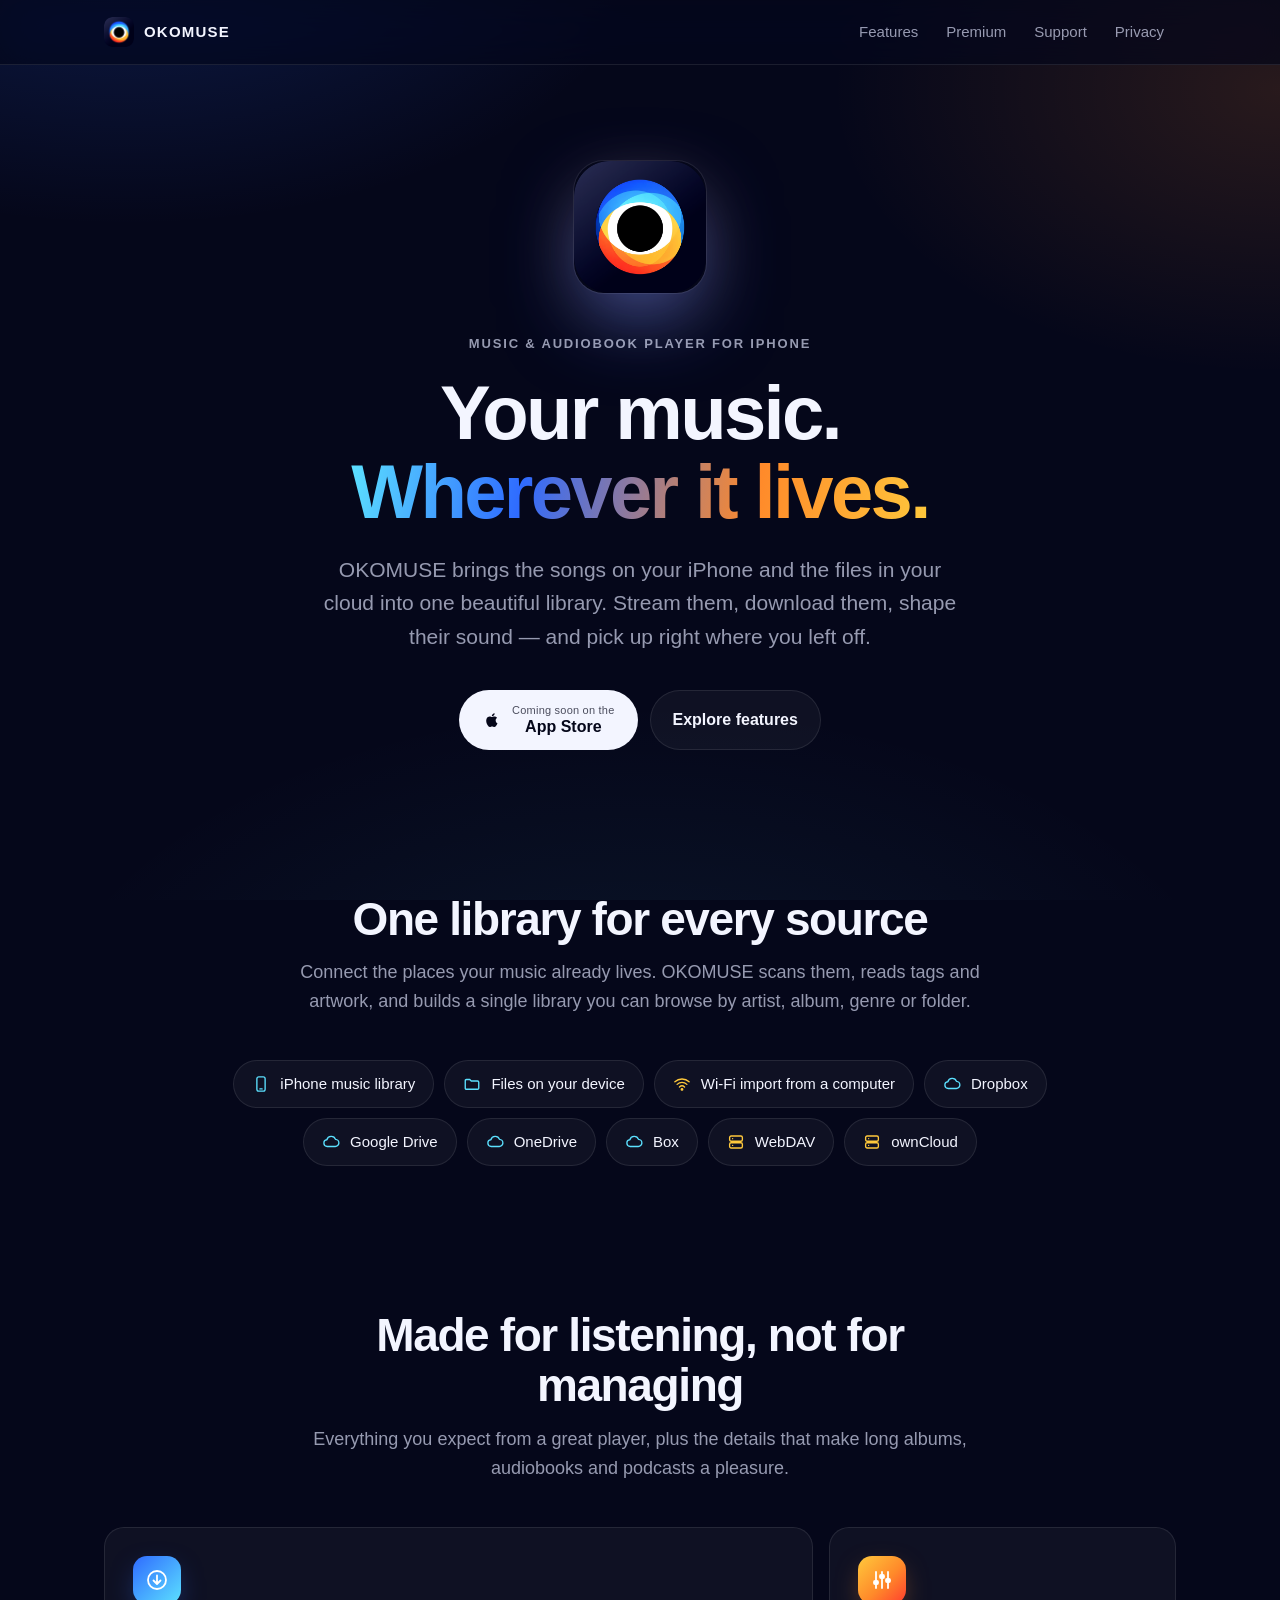
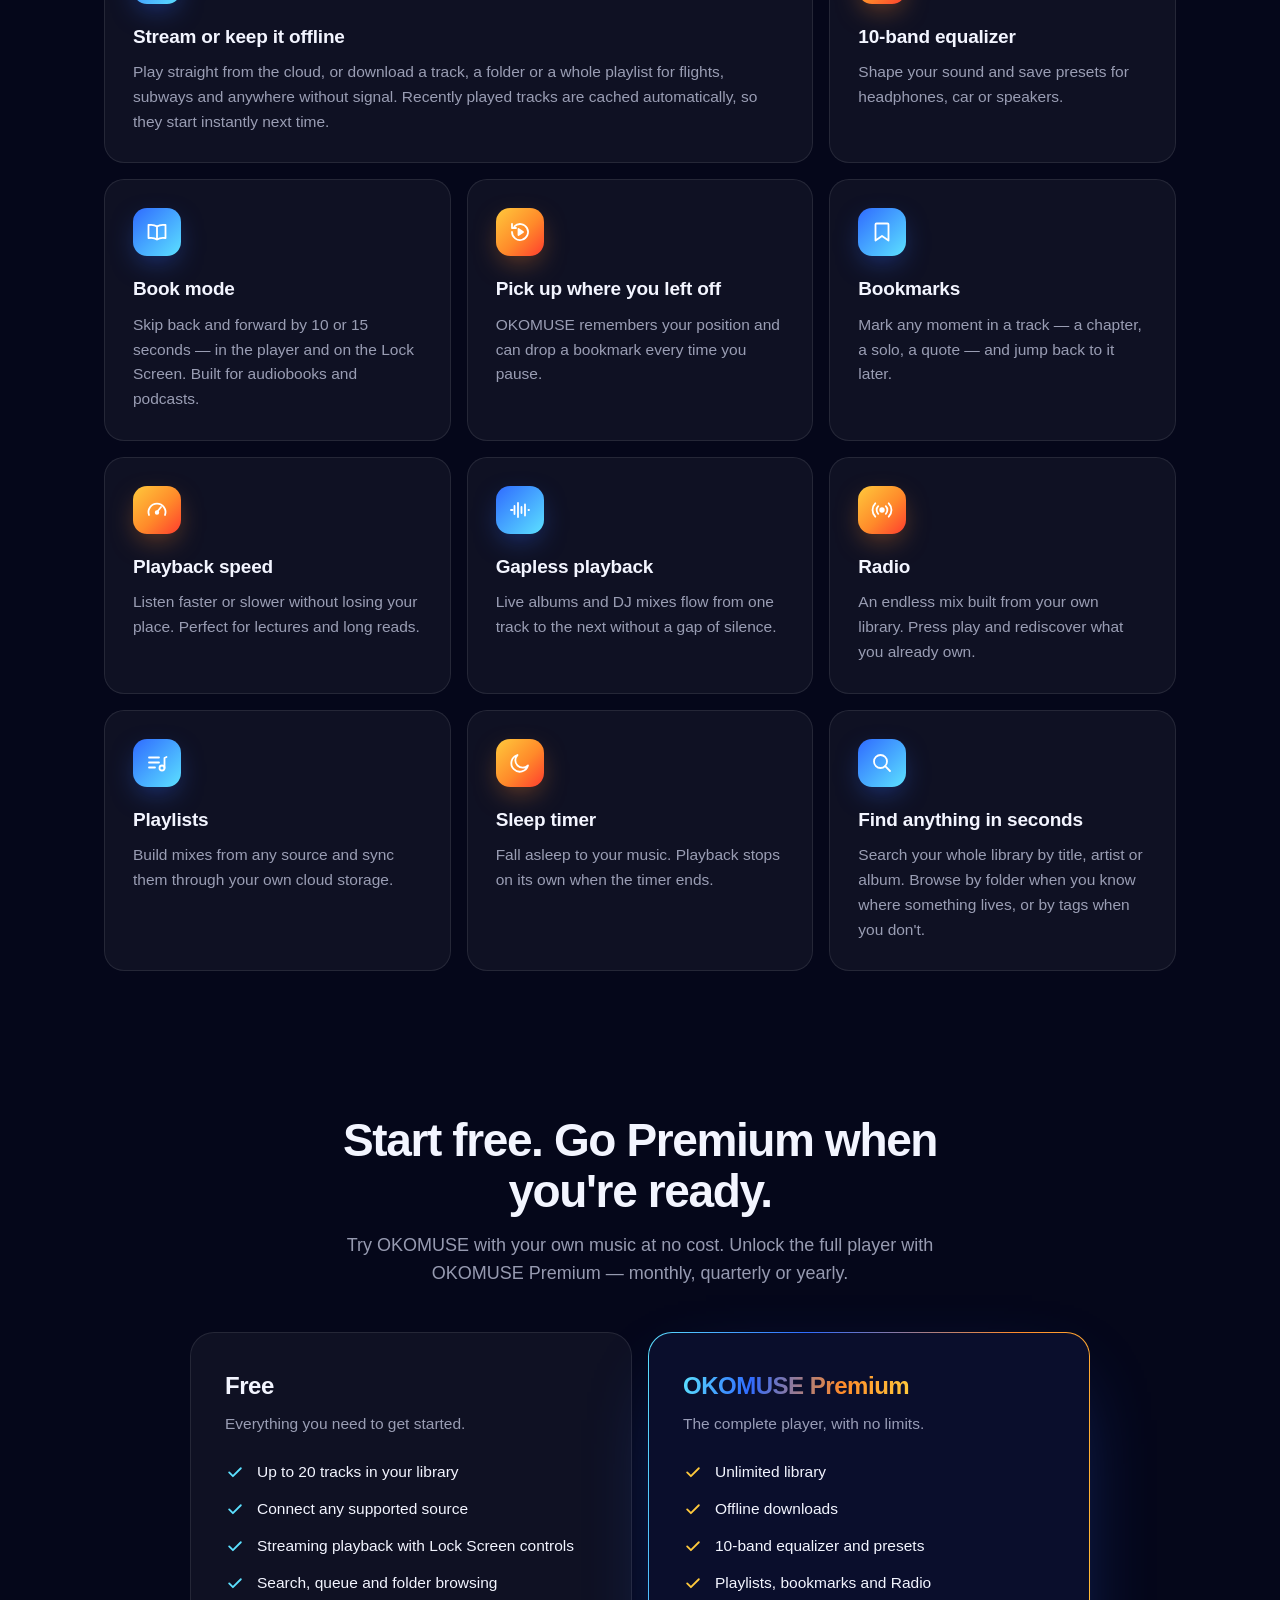
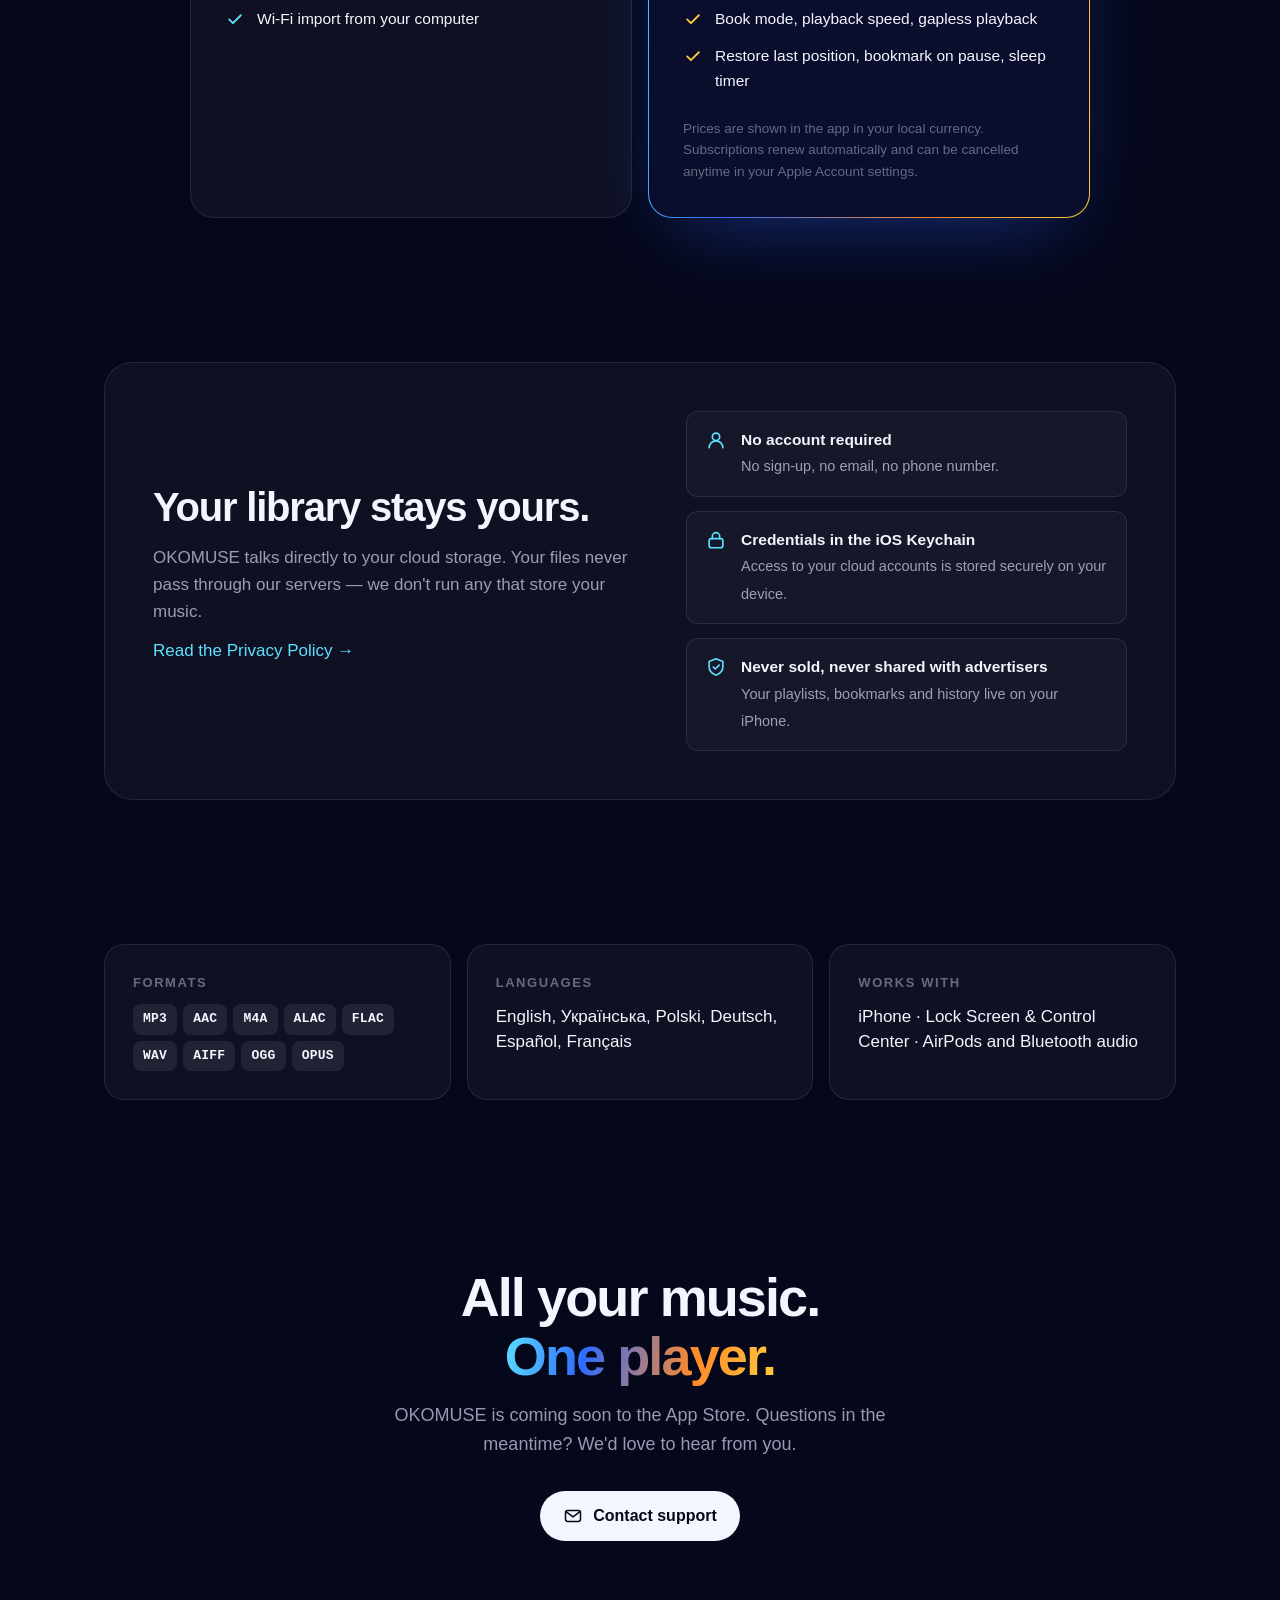
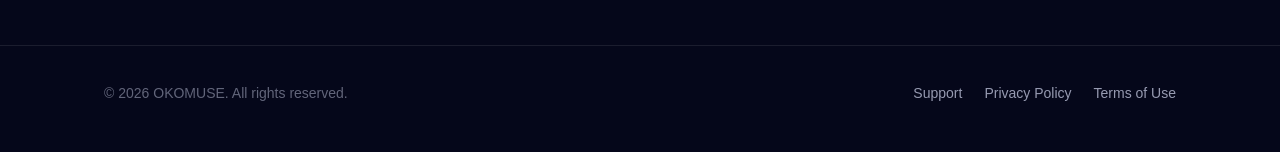
<file: index.html>
<!doctype html>
<html lang="en">
<head>
<script>document.documentElement.className+=" js"</script>
<meta charset="utf-8">
<meta name="viewport" content="width=device-width, initial-scale=1, viewport-fit=cover">
<title>OKOMUSE — Your music, wherever it lives</title>
<meta name="description" content="OKOMUSE is a music and audiobook player for iPhone. Play your own files from your device, Dropbox, Google Drive, OneDrive, Box and WebDAV — with offline downloads, a 10-band equalizer, playlists and more.">
<meta name="theme-color" content="#05071a">
<link rel="canonical" href="https://okomuse.site/">
<link rel="icon" type="image/png" href="assets/favicon.png">
<link rel="apple-touch-icon" href="assets/apple-touch-icon.png">
<meta property="og:type" content="website">
<meta property="og:site_name" content="OKOMUSE">
<meta property="og:title" content="OKOMUSE — Your music, wherever it lives">
<meta property="og:description" content="One player for the music on your iPhone and in your cloud. Stream or download, shape the sound, pick up where you left off.">
<meta property="og:url" content="https://okomuse.site/">
<meta property="og:image" content="https://okomuse.site/assets/icon-512.png">
<meta name="twitter:card" content="summary">
<link rel="stylesheet" href="assets/site.css">
<script type="application/ld+json">
{
  "@context": "https://schema.org",
  "@type": "MobileApplication",
  "name": "OKOMUSE",
  "operatingSystem": "iOS",
  "applicationCategory": "MusicApplication",
  "url": "https://okomuse.site/",
  "image": "https://okomuse.site/assets/icon-512.png",
  "description": "A music and audiobook player for the files on your iPhone and in your cloud storage."
}
</script>
</head>
<body>
<div class="glow" aria-hidden="true"></div>

<svg width="0" height="0" style="position:absolute" aria-hidden="true">
  <defs>
    <symbol id="i-cloud" viewBox="0 0 24 24" fill="none" stroke="currentColor" stroke-width="1.8" stroke-linecap="round" stroke-linejoin="round"><path d="M7 18a4.5 4.5 0 0 1-.5-8.97A6 6 0 0 1 18 8.5a4 4 0 0 1-.5 9.5H7z"/></symbol>
    <symbol id="i-folder" viewBox="0 0 24 24" fill="none" stroke="currentColor" stroke-width="1.8" stroke-linecap="round" stroke-linejoin="round"><path d="M3 7.5A1.5 1.5 0 0 1 4.5 6H9l2 2h8.5A1.5 1.5 0 0 1 21 9.5v8a1.5 1.5 0 0 1-1.5 1.5h-15A1.5 1.5 0 0 1 3 17.5z"/></symbol>
    <symbol id="i-phone" viewBox="0 0 24 24" fill="none" stroke="currentColor" stroke-width="1.8" stroke-linecap="round" stroke-linejoin="round"><rect x="6.5" y="2.5" width="11" height="19" rx="2.5"/><path d="M10.5 18.5h3"/></symbol>
    <symbol id="i-wifi" viewBox="0 0 24 24" fill="none" stroke="currentColor" stroke-width="1.8" stroke-linecap="round" stroke-linejoin="round"><path d="M2.5 9a14 14 0 0 1 19 0M5.5 12.5a9.5 9.5 0 0 1 13 0M8.6 16a5 5 0 0 1 6.8 0"/><circle cx="12" cy="19.2" r="1" fill="currentColor"/></symbol>
    <symbol id="i-server" viewBox="0 0 24 24" fill="none" stroke="currentColor" stroke-width="1.8" stroke-linecap="round" stroke-linejoin="round"><rect x="3.5" y="4" width="17" height="7" rx="2"/><rect x="3.5" y="13" width="17" height="7" rx="2"/><path d="M7.5 7.5h.01M7.5 16.5h.01"/></symbol>
    <symbol id="i-download" viewBox="0 0 24 24" fill="none" stroke="currentColor" stroke-width="1.8" stroke-linecap="round" stroke-linejoin="round"><circle cx="12" cy="12" r="9"/><path d="M12 7.5v8M8.5 12.5 12 16l3.5-3.5"/></symbol>
    <symbol id="i-eq" viewBox="0 0 24 24" fill="none" stroke="currentColor" stroke-width="1.8" stroke-linecap="round" stroke-linejoin="round"><path d="M6 4v16M12 4v16M18 4v16"/><rect x="4" y="13" width="4" height="3" rx="1" fill="currentColor"/><rect x="10" y="7" width="4" height="3" rx="1" fill="currentColor"/><rect x="16" y="11" width="4" height="3" rx="1" fill="currentColor"/></symbol>
    <symbol id="i-book" viewBox="0 0 24 24" fill="none" stroke="currentColor" stroke-width="1.8" stroke-linecap="round" stroke-linejoin="round"><path d="M12 6.5C10 5 7 4.5 3.5 5v13c3.5-.5 6.5 0 8.5 1.5 2-1.5 5-2 8.5-1.5V5C17 4.5 14 5 12 6.5zM12 6.5v13"/></symbol>
    <symbol id="i-gauge" viewBox="0 0 24 24" fill="none" stroke="currentColor" stroke-width="1.8" stroke-linecap="round" stroke-linejoin="round"><path d="M4 17a8.5 8.5 0 1 1 16 0"/><path d="m12 14 4-5"/><circle cx="12" cy="14.5" r="1.3" fill="currentColor"/></symbol>
    <symbol id="i-wave" viewBox="0 0 24 24" fill="none" stroke="currentColor" stroke-width="1.8" stroke-linecap="round" stroke-linejoin="round"><path d="M3 12h1.5M6.5 8v8M10 5v14M13.5 9v6M17 6.5v11M20.5 12H21"/></symbol>
    <symbol id="i-radio" viewBox="0 0 24 24" fill="none" stroke="currentColor" stroke-width="1.8" stroke-linecap="round" stroke-linejoin="round"><circle cx="12" cy="12" r="1.8" fill="currentColor"/><path d="M8.2 8.2a5.4 5.4 0 0 0 0 7.6M15.8 8.2a5.4 5.4 0 0 1 0 7.6M5.3 5.3a9.5 9.5 0 0 0 0 13.4M18.7 5.3a9.5 9.5 0 0 1 0 13.4"/></symbol>
    <symbol id="i-moon" viewBox="0 0 24 24" fill="none" stroke="currentColor" stroke-width="1.8" stroke-linecap="round" stroke-linejoin="round"><path d="M20 14.5A8.5 8.5 0 1 1 9.5 4a7 7 0 0 0 10.5 10.5z"/></symbol>
    <symbol id="i-bookmark" viewBox="0 0 24 24" fill="none" stroke="currentColor" stroke-width="1.8" stroke-linecap="round" stroke-linejoin="round"><path d="M6.5 3.5h11a1 1 0 0 1 1 1v16l-6.5-4.5-6.5 4.5v-16a1 1 0 0 1 1-1z"/></symbol>
    <symbol id="i-list" viewBox="0 0 24 24" fill="none" stroke="currentColor" stroke-width="1.8" stroke-linecap="round" stroke-linejoin="round"><path d="M4 6.5h10M4 11.5h10M4 16.5h6"/><circle cx="17" cy="17" r="2.5"/><path d="M19.5 17V7l2-1"/></symbol>
    <symbol id="i-resume" viewBox="0 0 24 24" fill="none" stroke="currentColor" stroke-width="1.8" stroke-linecap="round" stroke-linejoin="round"><path d="M4 12a8 8 0 1 0 2.4-5.7"/><path d="M4 4v4h4"/><path d="m10.5 9 4.5 3-4.5 3z" fill="currentColor"/></symbol>
    <symbol id="i-search" viewBox="0 0 24 24" fill="none" stroke="currentColor" stroke-width="1.8" stroke-linecap="round" stroke-linejoin="round"><circle cx="10.5" cy="10.5" r="6.5"/><path d="m20 20-4.8-4.8"/></symbol>
    <symbol id="i-check" viewBox="0 0 24 24" fill="none" stroke="currentColor" stroke-width="2.2" stroke-linecap="round" stroke-linejoin="round"><path d="m5 12.5 4.5 4.5L19 7.5"/></symbol>
    <symbol id="i-lock" viewBox="0 0 24 24" fill="none" stroke="currentColor" stroke-width="1.8" stroke-linecap="round" stroke-linejoin="round"><rect x="4.5" y="10.5" width="15" height="10" rx="2.5"/><path d="M8 10.5V8a4 4 0 0 1 8 0v2.5"/></symbol>
    <symbol id="i-user" viewBox="0 0 24 24" fill="none" stroke="currentColor" stroke-width="1.8" stroke-linecap="round" stroke-linejoin="round"><circle cx="12" cy="8.5" r="4"/><path d="M4.5 20.5a7.5 7.5 0 0 1 15 0"/></symbol>
    <symbol id="i-shield" viewBox="0 0 24 24" fill="none" stroke="currentColor" stroke-width="1.8" stroke-linecap="round" stroke-linejoin="round"><path d="M12 3 4.5 6v5.5c0 4.5 3.2 8 7.5 9.5 4.3-1.5 7.5-5 7.5-9.5V6z"/><path d="m9 12 2.2 2.2L15.5 10"/></symbol>
    <symbol id="i-apple" viewBox="0 0 24 24" fill="currentColor"><path d="M16.37 12.6c-.02-2.1 1.72-3.12 1.8-3.17-.98-1.43-2.5-1.63-3.05-1.65-1.3-.13-2.53.76-3.19.76-.66 0-1.67-.74-2.75-.72-1.41.02-2.72.82-3.45 2.09-1.47 2.55-.38 6.33 1.06 8.4.7 1.01 1.54 2.15 2.63 2.11 1.06-.04 1.46-.68 2.73-.68 1.28 0 1.64.68 2.75.66 1.14-.02 1.86-1.03 2.55-2.05.8-1.17 1.13-2.31 1.15-2.37-.03-.01-2.2-.85-2.23-3.38zM14.3 6.43c.58-.71.98-1.69.87-2.68-.84.03-1.86.56-2.46 1.27-.54.62-1.01 1.62-.89 2.58.94.07 1.9-.48 2.48-1.17z"/></symbol>
    <symbol id="i-mail" viewBox="0 0 24 24" fill="none" stroke="currentColor" stroke-width="1.8" stroke-linecap="round" stroke-linejoin="round"><rect x="3" y="5.5" width="18" height="13" rx="2.5"/><path d="m4 7 8 6 8-6"/></symbol>
  </defs>
</svg>

<header class="site-header">
  <div class="wrap">
    <a class="brand" href="./"><img src="assets/favicon.png" alt="" width="30" height="30">OKOMUSE</a>
    <nav class="nav" aria-label="Main">
      <a class="hide-sm" href="#features">Features</a>
      <a class="hide-sm" href="#premium">Premium</a>
      <a href="support.html">Support</a>
      <a href="privacy.html">Privacy</a>
    </nav>
  </div>
</header>

<main>
  <section class="hero">
    <div class="wrap">
      <img class="hero-icon" src="assets/icon-512.png" alt="OKOMUSE app icon" width="132" height="132">
      <span class="eyebrow">Music &amp; audiobook player for iPhone</span>
      <h1>Your music.<br><span class="grad-text">Wherever it lives.</span></h1>
      <p class="lead">OKOMUSE brings the songs on your iPhone and the files in your cloud into one beautiful library. Stream them, download them, shape their sound — and pick up right where you left off.</p>
      <div class="cta">
        <span class="btn btn-primary btn-store" aria-label="Coming soon on the App Store">
          <svg><use href="#i-apple"/></svg>
          <span><small>Coming soon on the</small>App Store</span>
        </span>
        <a class="btn btn-ghost" href="#features">Explore features</a>
      </div>
    </div>
  </section>

  <section id="sources">
    <div class="wrap">
      <div class="section-head reveal">
        <h2>One library for every source</h2>
        <p>Connect the places your music already lives. OKOMUSE scans them, reads tags and artwork, and builds a single library you can browse by artist, album, genre or folder.</p>
      </div>
      <div class="chips reveal">
        <span class="chip"><svg><use href="#i-phone"/></svg>iPhone music library</span>
        <span class="chip"><svg><use href="#i-folder"/></svg>Files on your device</span>
        <span class="chip warm"><svg><use href="#i-wifi"/></svg>Wi-Fi import from a computer</span>
        <span class="chip"><svg><use href="#i-cloud"/></svg>Dropbox</span>
        <span class="chip"><svg><use href="#i-cloud"/></svg>Google Drive</span>
        <span class="chip"><svg><use href="#i-cloud"/></svg>OneDrive</span>
        <span class="chip"><svg><use href="#i-cloud"/></svg>Box</span>
        <span class="chip warm"><svg><use href="#i-server"/></svg>WebDAV</span>
        <span class="chip warm"><svg><use href="#i-server"/></svg>ownCloud</span>
      </div>
    </div>
  </section>

  <section id="features">
    <div class="wrap">
      <div class="section-head reveal">
        <h2>Made for listening, not for managing</h2>
        <p>Everything you expect from a great player, plus the details that make long albums, audiobooks and podcasts a pleasure.</p>
      </div>
      <div class="grid">
        <article class="card wide reveal">
          <div class="icon"><svg><use href="#i-download"/></svg></div>
          <h3>Stream or keep it offline</h3>
          <p>Play straight from the cloud, or download a track, a folder or a whole playlist for flights, subways and anywhere without signal. Recently played tracks are cached automatically, so they start instantly next time.</p>
        </article>
        <article class="card reveal">
          <div class="icon warm"><svg><use href="#i-eq"/></svg></div>
          <h3>10-band equalizer</h3>
          <p>Shape your sound and save presets for headphones, car or speakers.</p>
        </article>
        <article class="card reveal">
          <div class="icon"><svg><use href="#i-book"/></svg></div>
          <h3>Book mode</h3>
          <p>Skip back and forward by 10 or 15 seconds — in the player and on the Lock Screen. Built for audiobooks and podcasts.</p>
        </article>
        <article class="card reveal">
          <div class="icon warm"><svg><use href="#i-resume"/></svg></div>
          <h3>Pick up where you left off</h3>
          <p>OKOMUSE remembers your position and can drop a bookmark every time you pause.</p>
        </article>
        <article class="card reveal">
          <div class="icon"><svg><use href="#i-bookmark"/></svg></div>
          <h3>Bookmarks</h3>
          <p>Mark any moment in a track — a chapter, a solo, a quote — and jump back to it later.</p>
        </article>
        <article class="card reveal">
          <div class="icon warm"><svg><use href="#i-gauge"/></svg></div>
          <h3>Playback speed</h3>
          <p>Listen faster or slower without losing your place. Perfect for lectures and long reads.</p>
        </article>
        <article class="card reveal">
          <div class="icon"><svg><use href="#i-wave"/></svg></div>
          <h3>Gapless playback</h3>
          <p>Live albums and DJ mixes flow from one track to the next without a gap of silence.</p>
        </article>
        <article class="card reveal">
          <div class="icon warm"><svg><use href="#i-radio"/></svg></div>
          <h3>Radio</h3>
          <p>An endless mix built from your own library. Press play and rediscover what you already own.</p>
        </article>
        <article class="card reveal">
          <div class="icon"><svg><use href="#i-list"/></svg></div>
          <h3>Playlists</h3>
          <p>Build mixes from any source and sync them through your own cloud storage.</p>
        </article>
        <article class="card reveal">
          <div class="icon warm"><svg><use href="#i-moon"/></svg></div>
          <h3>Sleep timer</h3>
          <p>Fall asleep to your music. Playback stops on its own when the timer ends.</p>
        </article>
        <article class="card reveal">
          <div class="icon"><svg><use href="#i-search"/></svg></div>
          <h3>Find anything in seconds</h3>
          <p>Search your whole library by title, artist or album. Browse by folder when you know where something lives, or by tags when you don't.</p>
        </article>
      </div>
    </div>
  </section>

  <section id="premium">
    <div class="wrap">
      <div class="section-head reveal">
        <h2>Start free. Go Premium when you're ready.</h2>
        <p>Try OKOMUSE with your own music at no cost. Unlock the full player with OKOMUSE Premium — monthly, quarterly or yearly.</p>
      </div>
      <div class="plans">
        <div class="plan reveal">
          <h3>Free</h3>
          <p class="sub">Everything you need to get started.</p>
          <ul>
            <li><svg><use href="#i-check"/></svg>Up to 20 tracks in your library</li>
            <li><svg><use href="#i-check"/></svg>Connect any supported source</li>
            <li><svg><use href="#i-check"/></svg>Streaming playback with Lock Screen controls</li>
            <li><svg><use href="#i-check"/></svg>Search, queue and folder browsing</li>
            <li><svg><use href="#i-check"/></svg>Wi-Fi import from your computer</li>
          </ul>
        </div>
        <div class="plan premium reveal">
          <h3><span class="grad-text">OKOMUSE Premium</span></h3>
          <p class="sub">The complete player, with no limits.</p>
          <ul>
            <li><svg><use href="#i-check"/></svg>Unlimited library</li>
            <li><svg><use href="#i-check"/></svg>Offline downloads</li>
            <li><svg><use href="#i-check"/></svg>10-band equalizer and presets</li>
            <li><svg><use href="#i-check"/></svg>Playlists, bookmarks and Radio</li>
            <li><svg><use href="#i-check"/></svg>Book mode, playback speed, gapless playback</li>
            <li><svg><use href="#i-check"/></svg>Restore last position, bookmark on pause, sleep timer</li>
          </ul>
          <p class="note">Prices are shown in the app in your local currency. Subscriptions renew automatically and can be cancelled anytime in your Apple Account settings.</p>
        </div>
      </div>
    </div>
  </section>

  <section id="privacy">
    <div class="wrap">
      <div class="band reveal">
        <div>
          <h2>Your library stays yours.</h2>
          <p>OKOMUSE talks directly to your cloud storage. Your files never pass through our servers — we don't run any that store your music.</p>
          <p><a href="privacy.html">Read the Privacy Policy →</a></p>
        </div>
        <ul class="checks">
          <li><svg><use href="#i-user"/></svg><div><strong>No account required</strong><span>No sign-up, no email, no phone number.</span></div></li>
          <li><svg><use href="#i-lock"/></svg><div><strong>Credentials in the iOS Keychain</strong><span>Access to your cloud accounts is stored securely on your device.</span></div></li>
          <li><svg><use href="#i-shield"/></svg><div><strong>Never sold, never shared with advertisers</strong><span>Your playlists, bookmarks and history live on your iPhone.</span></div></li>
        </ul>
      </div>
    </div>
  </section>

  <section id="details">
    <div class="wrap">
      <div class="facts">
        <div class="fact reveal">
          <div class="k">Formats</div>
          <div class="tags"><span class="tag">MP3</span><span class="tag">AAC</span><span class="tag">M4A</span><span class="tag">ALAC</span><span class="tag">FLAC</span><span class="tag">WAV</span><span class="tag">AIFF</span><span class="tag">OGG</span><span class="tag">OPUS</span></div>
        </div>
        <div class="fact reveal">
          <div class="k">Languages</div>
          <div class="v">English, Українська, Polski, Deutsch, Español, Français</div>
        </div>
        <div class="fact reveal">
          <div class="k">Works with</div>
          <div class="v">iPhone · Lock Screen &amp; Control Center · AirPods and Bluetooth audio</div>
        </div>
      </div>
    </div>
  </section>

  <section class="final">
    <div class="wrap reveal">
      <h2>All your music.<br><span class="grad-text">One player.</span></h2>
      <p>OKOMUSE is coming soon to the App Store. Questions in the meantime? We'd love to hear from you.</p>
      <div class="cta">
        <a class="btn btn-primary" href="support.html"><svg><use href="#i-mail"/></svg>Contact support</a>
      </div>
    </div>
  </section>
</main>

<footer class="site-footer">
  <div class="wrap">
    <span>&copy; 2026 OKOMUSE. All rights reserved.</span>
    <nav aria-label="Footer">
      <a href="support.html">Support</a>
      <a href="privacy.html">Privacy Policy</a>
      <a href="terms.html">Terms of Use</a>
    </nav>
  </div>
</footer>

<script>
  (function () {
    var els = document.querySelectorAll('.reveal');
    if (!('IntersectionObserver' in window)) { els.forEach(function (e) { e.classList.add('in'); }); return; }
    var io = new IntersectionObserver(function (entries) {
      entries.forEach(function (e) { if (e.isIntersecting) { e.target.classList.add('in'); io.unobserve(e.target); } });
    }, { rootMargin: '0px 0px -8% 0px' });
    els.forEach(function (e) { io.observe(e); });
  })();
</script>
</body>
</html>
</file>
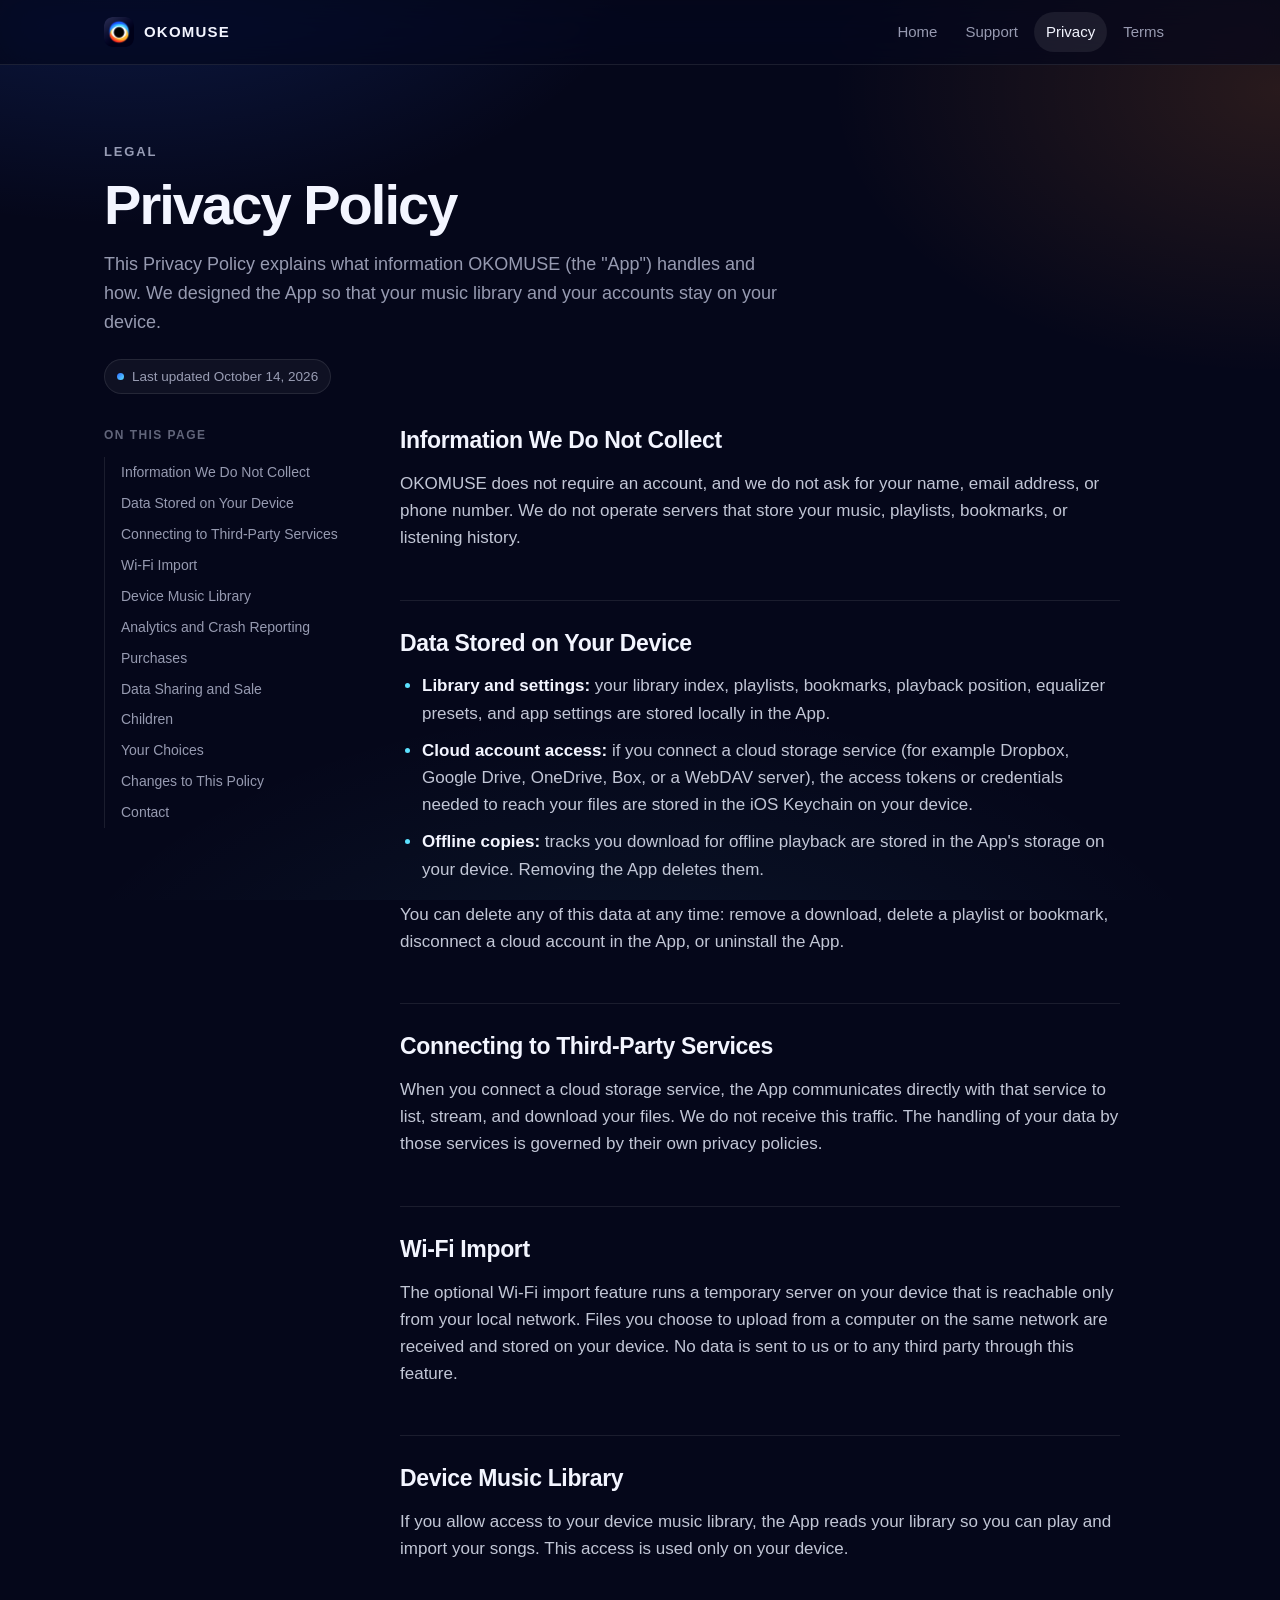
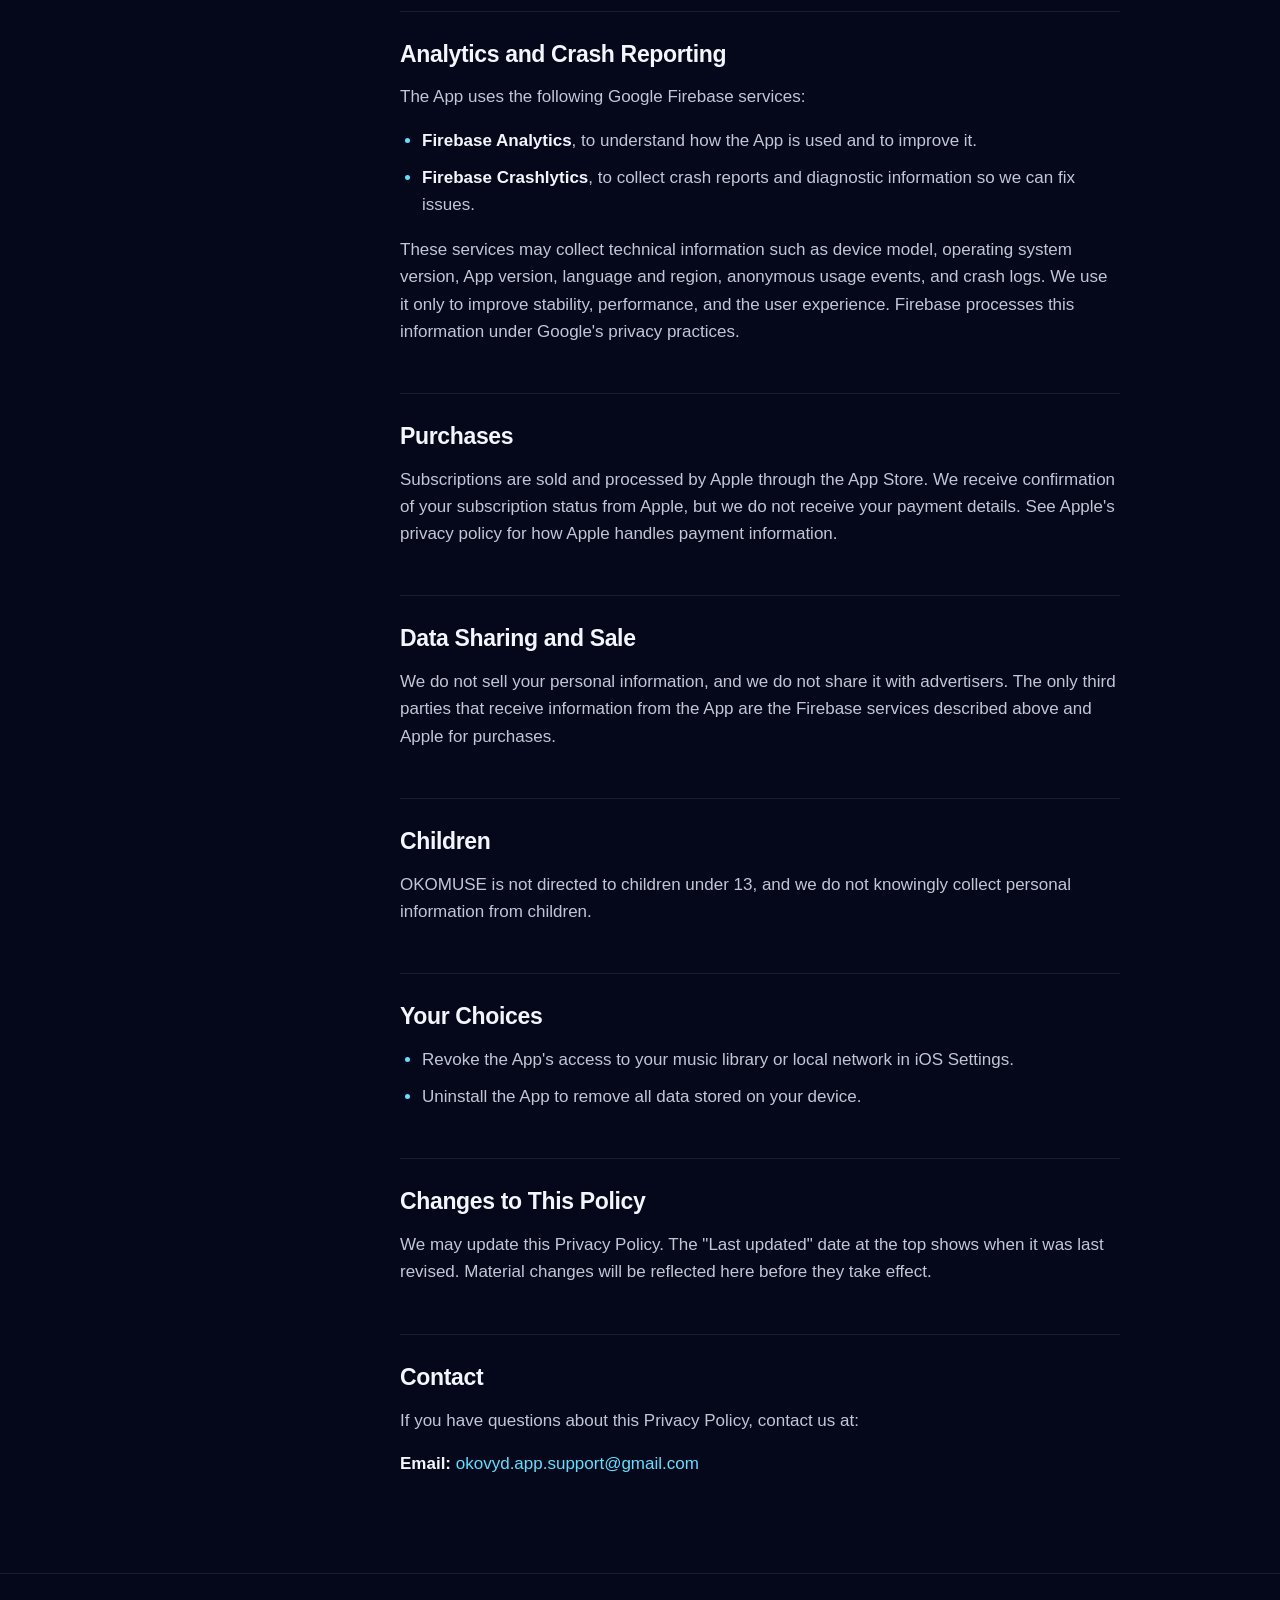
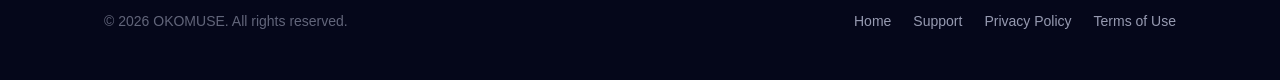
<file: privacy.html>
<!doctype html>
<html lang="en">
<head>
<meta charset="utf-8">
<meta name="viewport" content="width=device-width, initial-scale=1, viewport-fit=cover">
<title>Privacy Policy — OKOMUSE</title>
<meta name="description" content="How OKOMUSE handles your information: no account, your library on your device, cloud credentials in the iOS Keychain.">
<meta name="theme-color" content="#05071a">
<link rel="canonical" href="https://okomuse.site/privacy.html">
<link rel="icon" type="image/png" href="assets/favicon.png">
<link rel="apple-touch-icon" href="assets/apple-touch-icon.png">
<meta property="og:site_name" content="OKOMUSE">
<meta property="og:title" content="Privacy Policy — OKOMUSE">
<meta property="og:description" content="How OKOMUSE handles your information: no account, your library on your device, cloud credentials in the iOS Keychain.">
<meta property="og:image" content="https://okomuse.site/assets/icon-512.png">
<link rel="stylesheet" href="assets/site.css">
</head>
<body>
<div class="glow" aria-hidden="true"></div>

<header class="site-header">
  <div class="wrap">
    <a class="brand" href="./"><img src="assets/favicon.png" alt="" width="30" height="30">OKOMUSE</a>
    <nav class="nav" aria-label="Main">
      <a class="hide-sm" href="./">Home</a>
      <a href="support.html">Support</a>
      <a href="privacy.html" aria-current="page">Privacy</a>
      <a href="terms.html">Terms</a>
    </nav>
  </div>
</header>

<main>
  <section class="doc-hero">
    <div class="wrap">
      <span class="eyebrow">Legal</span>
      <h1>Privacy Policy</h1>
      <p class="lead">This Privacy Policy explains what information OKOMUSE (the "App") handles and how. We designed the App so that your music library and your accounts stay on your device.</p>
      <span class="updated">Last updated October 14, 2026</span>
    </div>
  </section>

  <div class="wrap doc-layout">
    <aside class="toc" aria-label="On this page">
      <div class="k">On this page</div>
      <nav>
        <ol>
          <li><a href="#information-we-do-not-collect">Information We Do Not Collect</a></li>
          <li><a href="#data-stored-on-your-device">Data Stored on Your Device</a></li>
          <li><a href="#connecting-to-third-party-services">Connecting to Third-Party Services</a></li>
          <li><a href="#wi-fi-import">Wi-Fi Import</a></li>
          <li><a href="#device-music-library">Device Music Library</a></li>
          <li><a href="#analytics-and-crash-reporting">Analytics and Crash Reporting</a></li>
          <li><a href="#purchases">Purchases</a></li>
          <li><a href="#data-sharing-and-sale">Data Sharing and Sale</a></li>
          <li><a href="#children">Children</a></li>
          <li><a href="#your-choices">Your Choices</a></li>
          <li><a href="#changes-to-this-policy">Changes to This Policy</a></li>
          <li><a href="#contact">Contact</a></li>
        </ol>
      </nav>
    </aside>
    <article class="prose">
      <h2 id="information-we-do-not-collect">Information We Do Not Collect</h2>

      <p>OKOMUSE does not require an account, and we do not ask for your name, email address, or phone number. We do not operate servers that store your music, playlists, bookmarks, or listening history.</p>

      <h2 id="data-stored-on-your-device">Data Stored on Your Device</h2>

      <ul>
        <li><strong>Library and settings:</strong> your library index, playlists, bookmarks, playback position, equalizer presets, and app settings are stored locally in the App.</li>
        <li><strong>Cloud account access:</strong> if you connect a cloud storage service (for example Dropbox, Google Drive, OneDrive, Box, or a WebDAV server), the access tokens or credentials needed to reach your files are stored in the iOS Keychain on your device.</li>
        <li><strong>Offline copies:</strong> tracks you download for offline playback are stored in the App's storage on your device. Removing the App deletes them.</li>
      </ul>

      <p>You can delete any of this data at any time: remove a download, delete a playlist or bookmark, disconnect a cloud account in the App, or uninstall the App.</p>

      <h2 id="connecting-to-third-party-services">Connecting to Third-Party Services</h2>

      <p>When you connect a cloud storage service, the App communicates directly with that service to list, stream, and download your files. We do not receive this traffic. The handling of your data by those services is governed by their own privacy policies.</p>

      <h2 id="wi-fi-import">Wi-Fi Import</h2>

      <p>The optional Wi-Fi import feature runs a temporary server on your device that is reachable only from your local network. Files you choose to upload from a computer on the same network are received and stored on your device. No data is sent to us or to any third party through this feature.</p>

      <h2 id="device-music-library">Device Music Library</h2>

      <p>If you allow access to your device music library, the App reads your library so you can play and import your songs. This access is used only on your device.</p>

      <h2 id="analytics-and-crash-reporting">Analytics and Crash Reporting</h2>

      <p>The App uses the following Google Firebase services:</p>

      <ul>
        <li><strong>Firebase Analytics</strong>, to understand how the App is used and to improve it.</li>
        <li><strong>Firebase Crashlytics</strong>, to collect crash reports and diagnostic information so we can fix issues.</li>
      </ul>

      <p>These services may collect technical information such as device model, operating system version, App version, language and region, anonymous usage events, and crash logs. We use it only to improve stability, performance, and the user experience. Firebase processes this information under Google's privacy practices.</p>

      <h2 id="purchases">Purchases</h2>

      <p>Subscriptions are sold and processed by Apple through the App Store. We receive confirmation of your subscription status from Apple, but we do not receive your payment details. See Apple's privacy policy for how Apple handles payment information.</p>

      <h2 id="data-sharing-and-sale">Data Sharing and Sale</h2>

      <p>We do not sell your personal information, and we do not share it with advertisers. The only third parties that receive information from the App are the Firebase services described above and Apple for purchases.</p>

      <h2 id="children">Children</h2>

      <p>OKOMUSE is not directed to children under 13, and we do not knowingly collect personal information from children.</p>

      <h2 id="your-choices">Your Choices</h2>

      <ul>
        <li>Revoke the App's access to your music library or local network in iOS Settings.</li>
        <li>Uninstall the App to remove all data stored on your device.</li>
      </ul>

      <h2 id="changes-to-this-policy">Changes to This Policy</h2>

      <p>We may update this Privacy Policy. The "Last updated" date at the top shows when it was last revised. Material changes will be reflected here before they take effect.</p>

      <h2 id="contact">Contact</h2>

      <p>If you have questions about this Privacy Policy, contact us at:</p>

      <p><strong>Email:</strong> <a href="mailto:okovyd.app.support@gmail.com">okovyd.app.support@gmail.com</a></p>
    </article>
  </div>
</main>

<footer class="site-footer">
  <div class="wrap">
    <span>&copy; 2026 OKOMUSE. All rights reserved.</span>
    <nav aria-label="Footer">
      <a href="./">Home</a>
      <a href="support.html">Support</a>
      <a href="privacy.html">Privacy Policy</a>
      <a href="terms.html">Terms of Use</a>
    </nav>
  </div>
</footer>
</body>
</html>
</file>
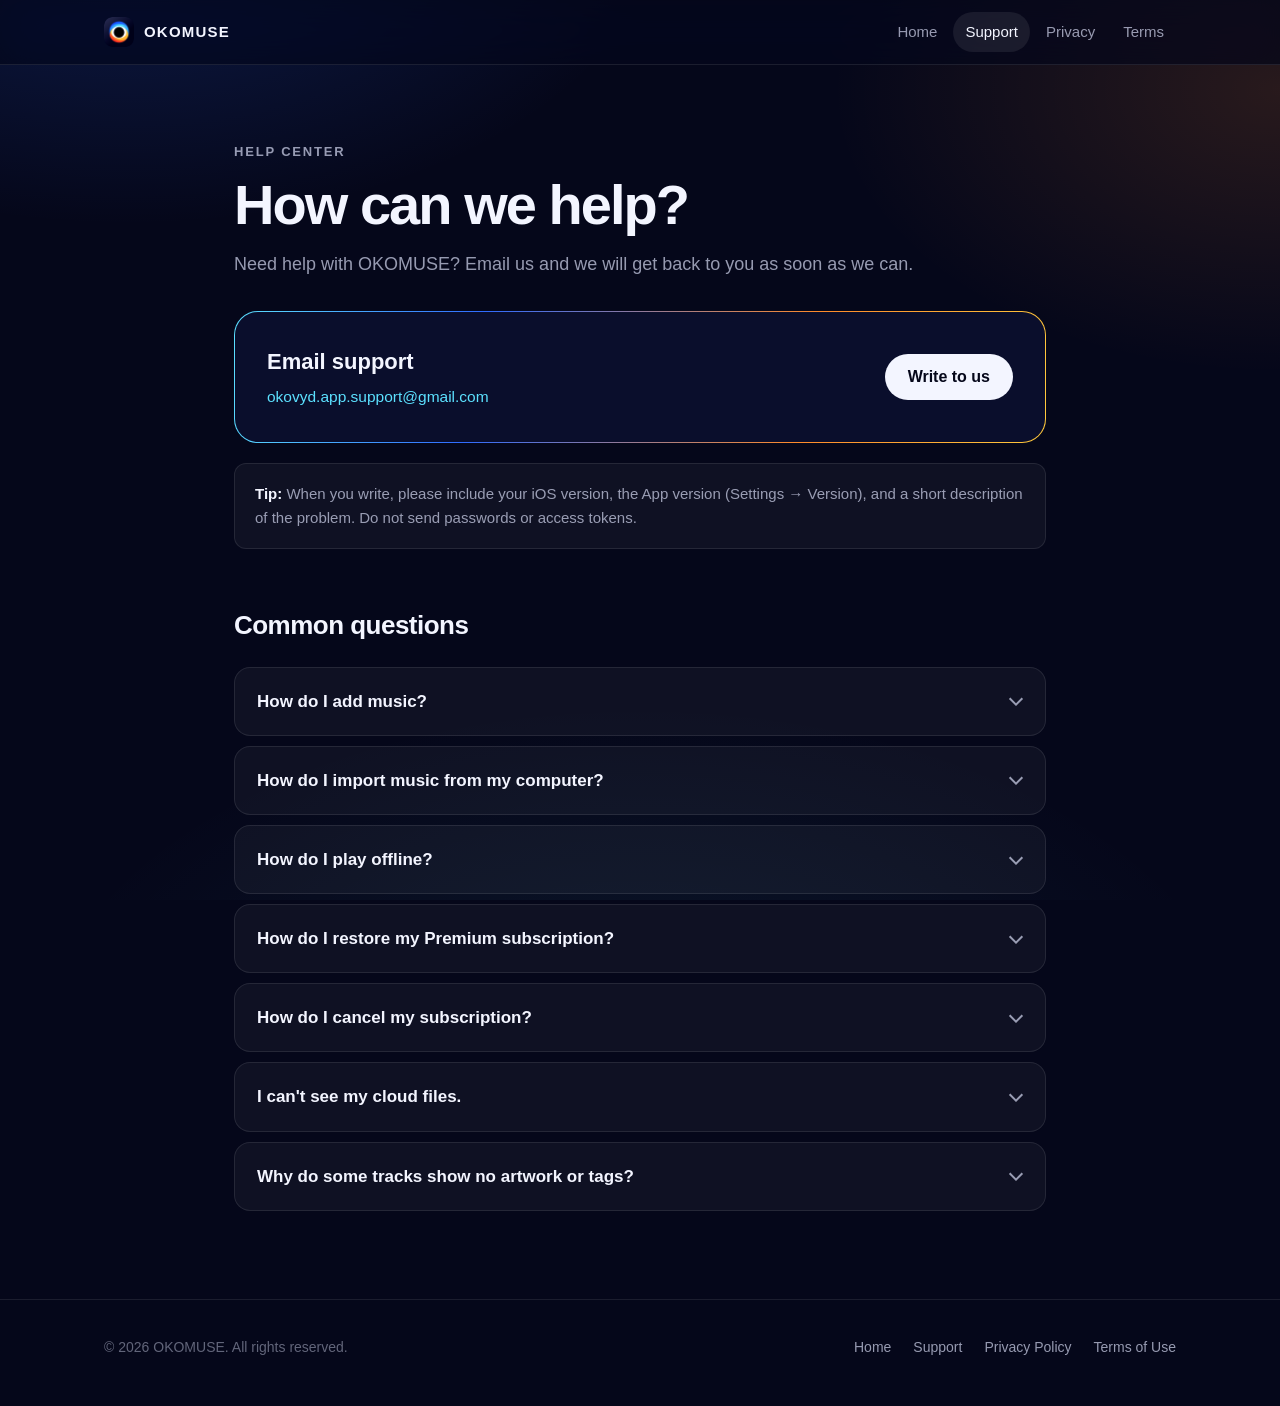
<file: support.html>
<!doctype html>
<html lang="en">
<head>
<meta charset="utf-8">
<meta name="viewport" content="width=device-width, initial-scale=1, viewport-fit=cover">
<title>Support — OKOMUSE</title>
<meta name="description" content="Get help with OKOMUSE: contact support and find answers to common questions about adding music, offline playback and subscriptions.">
<meta name="theme-color" content="#05071a">
<link rel="canonical" href="https://okomuse.site/support.html">
<link rel="icon" type="image/png" href="assets/favicon.png">
<link rel="apple-touch-icon" href="assets/apple-touch-icon.png">
<meta property="og:site_name" content="OKOMUSE">
<meta property="og:title" content="Support — OKOMUSE">
<meta property="og:description" content="Get help with OKOMUSE: contact support and find answers to common questions about adding music, offline playback and subscriptions.">
<meta property="og:image" content="https://okomuse.site/assets/icon-512.png">
<link rel="stylesheet" href="assets/site.css">
</head>
<body>
<div class="glow" aria-hidden="true"></div>

<header class="site-header">
  <div class="wrap">
    <a class="brand" href="./"><img src="assets/favicon.png" alt="" width="30" height="30">OKOMUSE</a>
    <nav class="nav" aria-label="Main">
      <a class="hide-sm" href="./">Home</a>
      <a href="support.html" aria-current="page">Support</a>
      <a href="privacy.html">Privacy</a>
      <a href="terms.html">Terms</a>
    </nav>
  </div>
</header>

<main>
  <section class="doc-hero">
    <div class="wrap" style="max-width:860px">
      <span class="eyebrow">Help center</span>
      <h1>How can we help?</h1>
      <p class="lead">Need help with OKOMUSE? Email us and we will get back to you as soon as we can.</p>
    </div>
  </section>

  <div class="wrap" style="max-width:860px;padding-bottom:88px">
    <div class="contact">
      <div>
        <h2>Email support</h2>
        <p><a href="mailto:okovyd.app.support@gmail.com">okovyd.app.support@gmail.com</a></p>
      </div>
      <a class="btn btn-primary" href="mailto:okovyd.app.support@gmail.com?subject=OKOMUSE%20support">Write to us</a>
    </div>
    <p class="hint"><strong>Tip:</strong> When you write, please include your iOS version, the App version (Settings → Version), and a short description of the problem. Do not send passwords or access tokens.</p>

    <h2 class="faq-title">Common questions</h2>
    <div class="faq">
        <details>
          <summary>How do I add music?</summary>
          <div class="answer"><p>Open <strong>Browse</strong>, connect a cloud storage account or add a local folder, then scan the folder so its tracks, tags, and artwork are added to your Library. You can also import your device music library in Settings.</p></div>
        </details>
        <details>
          <summary>How do I import music from my computer?</summary>
          <div class="answer"><p>Open <strong>Settings → Import via Wi-Fi</strong> and follow the on-screen address. Your phone and computer must be on the same Wi-Fi network. Files are sent directly to your device.</p></div>
        </details>
        <details>
          <summary>How do I play offline?</summary>
          <div class="answer"><p>Long-press or swipe a track, folder, or playlist and choose <strong>Download</strong>. Downloaded tracks show a download-complete icon, and a spinner appears while a download is in progress. To free space, use <strong>Remove Download</strong> or <strong>Clear Cache</strong> in Settings.</p></div>
        </details>
        <details>
          <summary>How do I restore my Premium subscription?</summary>
          <div class="answer"><p>Open the Premium screen and tap <strong>Restore Purchases</strong>. Make sure you are signed in to the same Apple Account you used to subscribe.</p></div>
        </details>
        <details>
          <summary>How do I cancel my subscription?</summary>
          <div class="answer"><p>Subscriptions are managed by Apple. Open the App's Premium screen and tap <strong>Manage Subscription</strong>, or go to Settings → Apple Account → Subscriptions on your device.</p></div>
        </details>
        <details>
          <summary>I can't see my cloud files.</summary>
          <div class="answer"><p>Check that you are still signed in to the service in Browse. If a service asks you to sign in again, reconnect the account. Some services require a working internet connection to list and stream files.</p></div>
        </details>
        <details>
          <summary>Why do some tracks show no artwork or tags?</summary>
          <div class="answer"><p>Tags are read when a track is scanned. Run a scan on the folder from Browse. Tracks from some services can only be read when they are played.</p></div>
        </details>
    </div>
  </div>
</main>

<footer class="site-footer">
  <div class="wrap">
    <span>&copy; 2026 OKOMUSE. All rights reserved.</span>
    <nav aria-label="Footer">
      <a href="./">Home</a>
      <a href="support.html">Support</a>
      <a href="privacy.html">Privacy Policy</a>
      <a href="terms.html">Terms of Use</a>
    </nav>
  </div>
</footer>
</body>
</html>
</file>
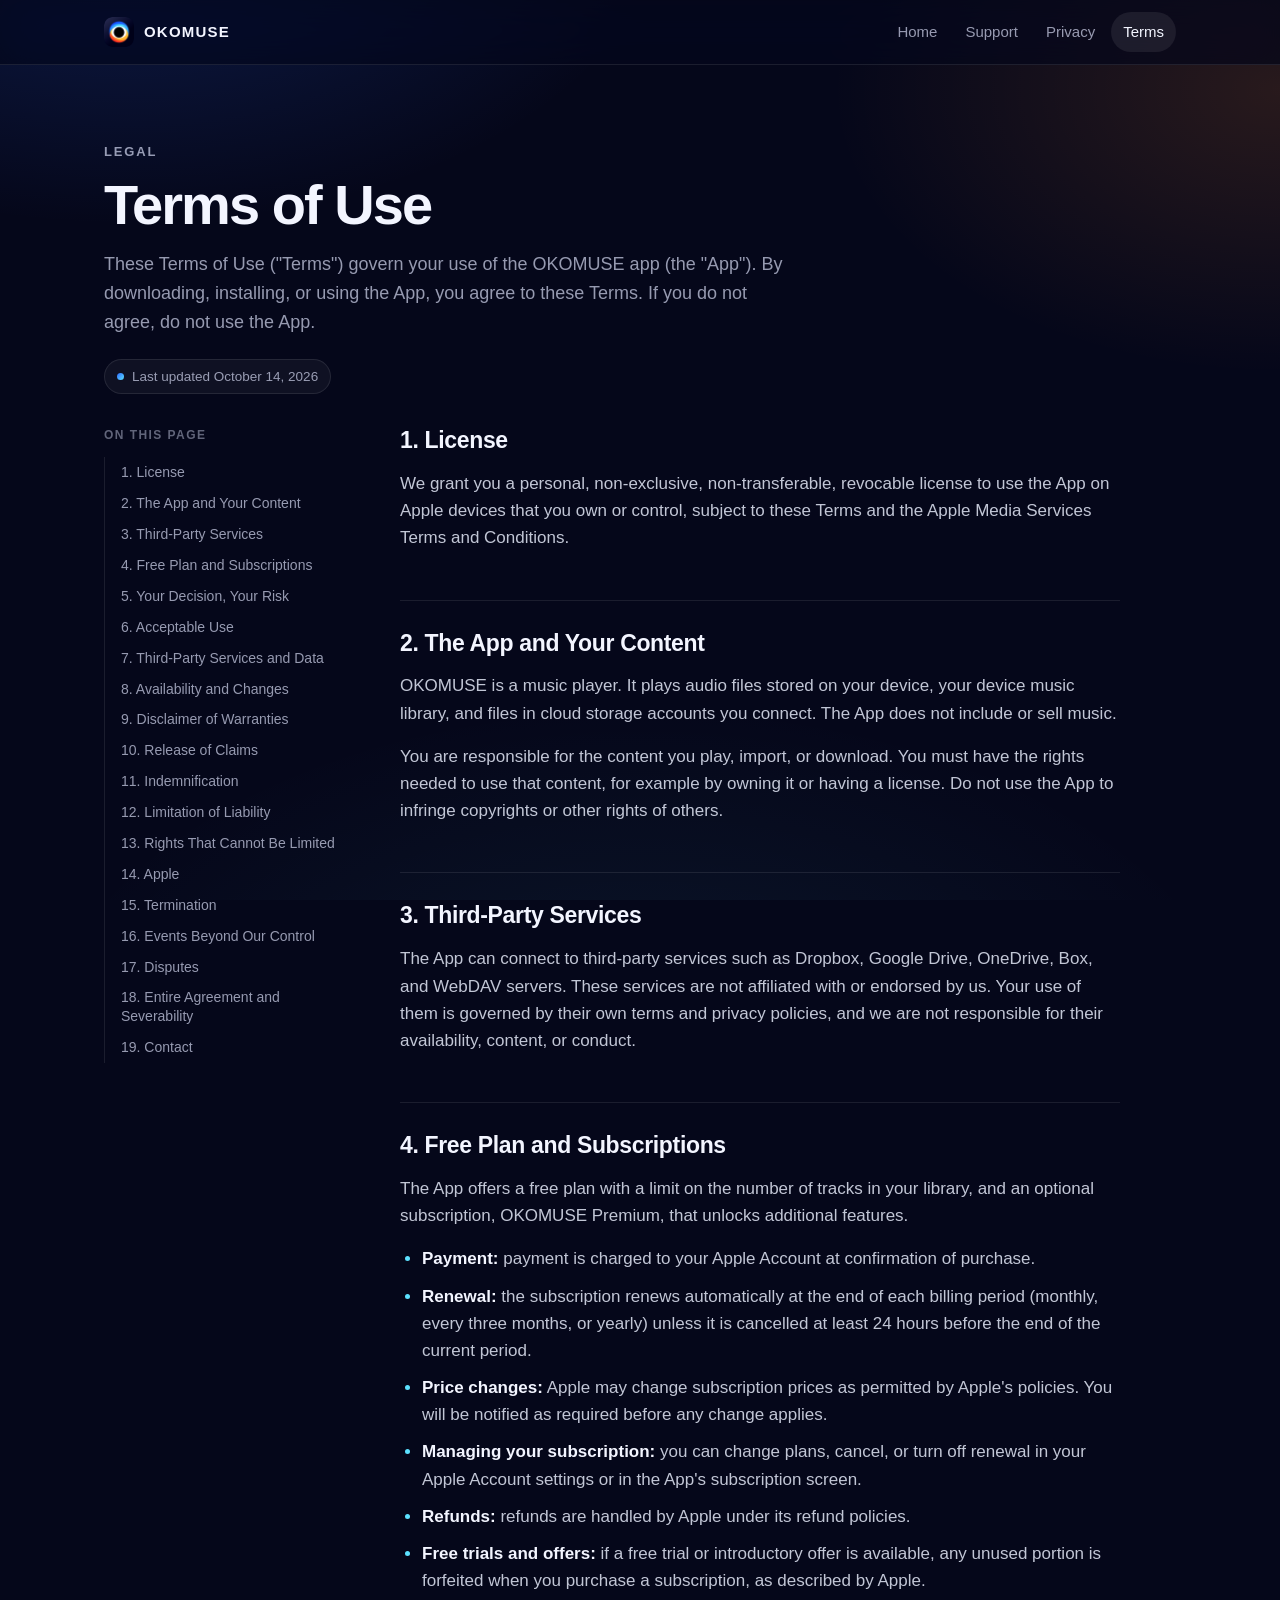
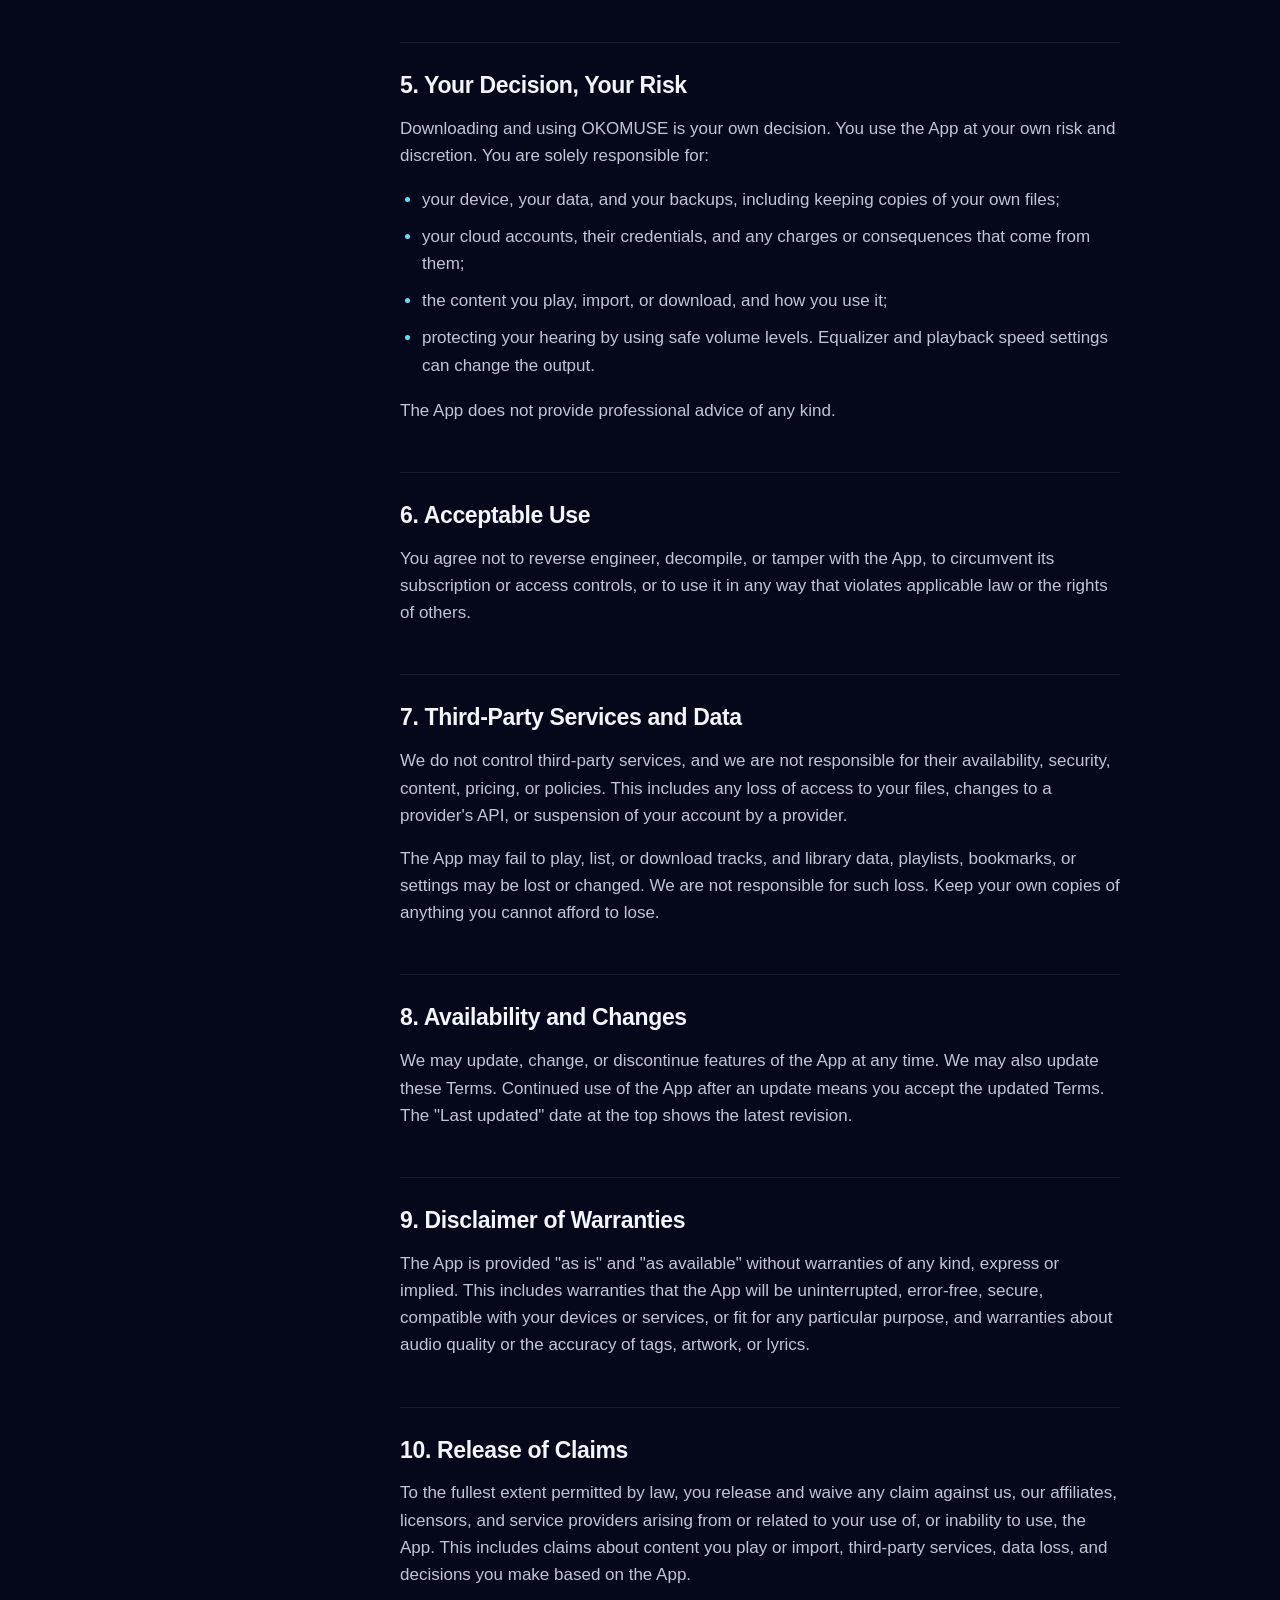
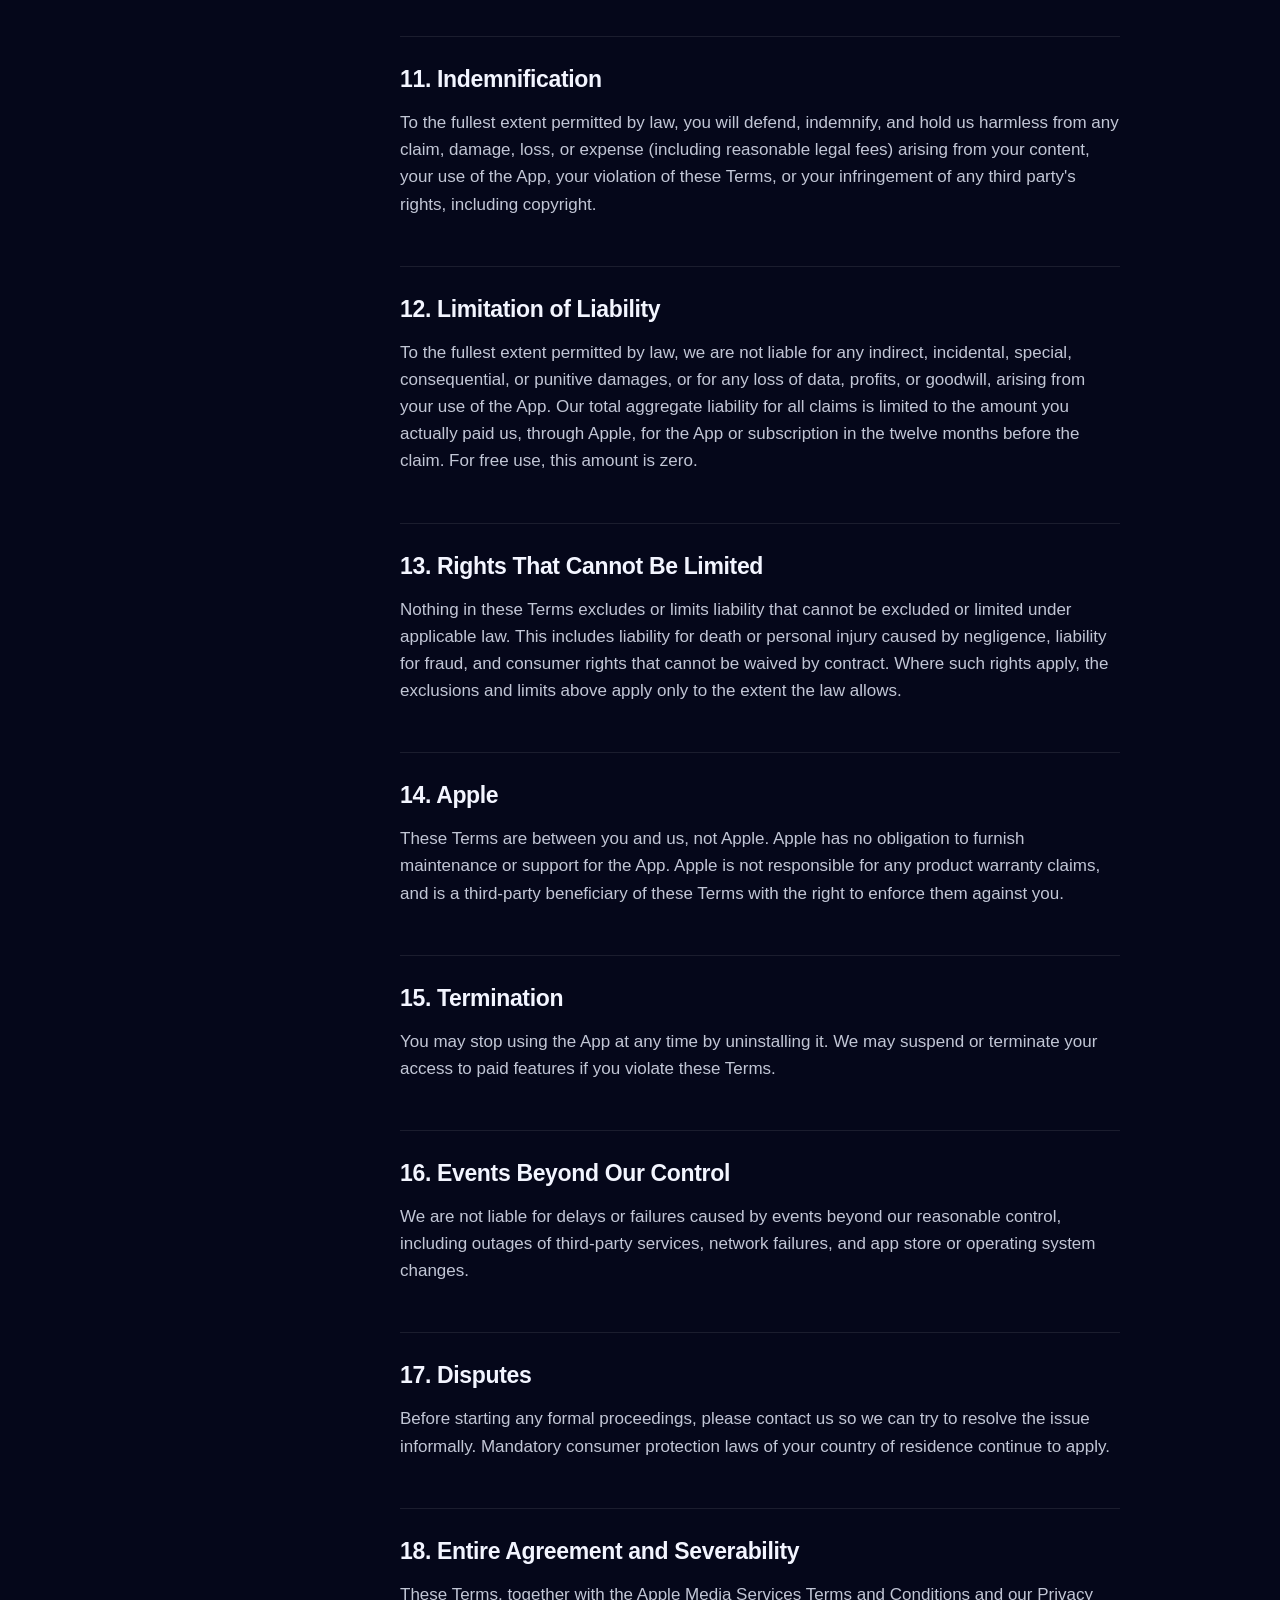
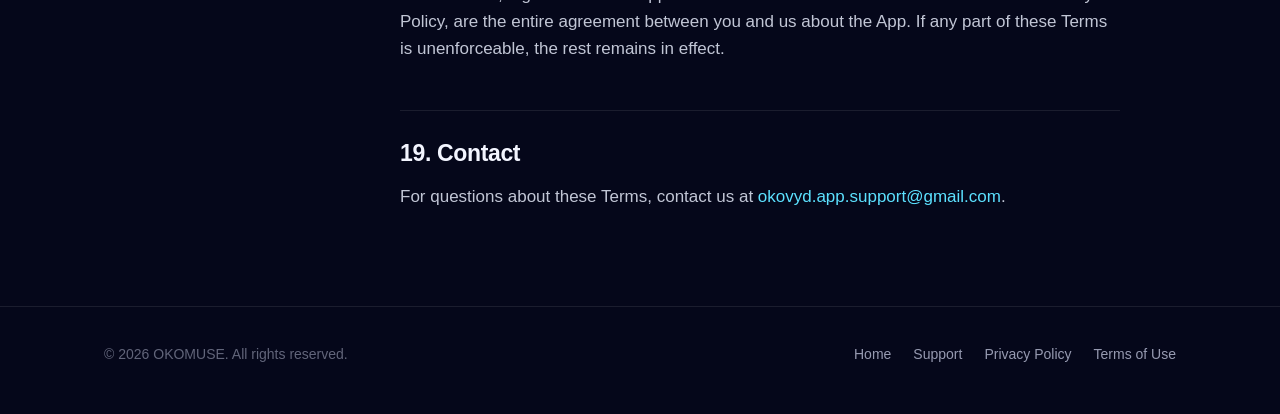
<file: terms.html>
<!doctype html>
<html lang="en">
<head>
<meta charset="utf-8">
<meta name="viewport" content="width=device-width, initial-scale=1, viewport-fit=cover">
<title>Terms of Use — OKOMUSE</title>
<meta name="description" content="The terms that govern your use of the OKOMUSE app and OKOMUSE Premium subscriptions.">
<meta name="theme-color" content="#05071a">
<link rel="canonical" href="https://okomuse.site/terms.html">
<link rel="icon" type="image/png" href="assets/favicon.png">
<link rel="apple-touch-icon" href="assets/apple-touch-icon.png">
<meta property="og:site_name" content="OKOMUSE">
<meta property="og:title" content="Terms of Use — OKOMUSE">
<meta property="og:description" content="The terms that govern your use of the OKOMUSE app and OKOMUSE Premium subscriptions.">
<meta property="og:image" content="https://okomuse.site/assets/icon-512.png">
<link rel="stylesheet" href="assets/site.css">
</head>
<body>
<div class="glow" aria-hidden="true"></div>

<header class="site-header">
  <div class="wrap">
    <a class="brand" href="./"><img src="assets/favicon.png" alt="" width="30" height="30">OKOMUSE</a>
    <nav class="nav" aria-label="Main">
      <a class="hide-sm" href="./">Home</a>
      <a href="support.html">Support</a>
      <a href="privacy.html">Privacy</a>
      <a href="terms.html" aria-current="page">Terms</a>
    </nav>
  </div>
</header>

<main>
  <section class="doc-hero">
    <div class="wrap">
      <span class="eyebrow">Legal</span>
      <h1>Terms of Use</h1>
      <p class="lead">These Terms of Use ("Terms") govern your use of the OKOMUSE app (the "App"). By downloading, installing, or using the App, you agree to these Terms. If you do not agree, do not use the App.</p>
      <span class="updated">Last updated October 14, 2026</span>
    </div>
  </section>

  <div class="wrap doc-layout">
    <aside class="toc" aria-label="On this page">
      <div class="k">On this page</div>
      <nav>
        <ol>
          <li><a href="#license">1. License</a></li>
          <li><a href="#the-app-and-your-content">2. The App and Your Content</a></li>
          <li><a href="#third-party-services">3. Third-Party Services</a></li>
          <li><a href="#free-plan-and-subscriptions">4. Free Plan and Subscriptions</a></li>
          <li><a href="#your-decision-your-risk">5. Your Decision, Your Risk</a></li>
          <li><a href="#acceptable-use">6. Acceptable Use</a></li>
          <li><a href="#third-party-services-and-data">7. Third-Party Services and Data</a></li>
          <li><a href="#availability-and-changes">8. Availability and Changes</a></li>
          <li><a href="#disclaimer-of-warranties">9. Disclaimer of Warranties</a></li>
          <li><a href="#release-of-claims">10. Release of Claims</a></li>
          <li><a href="#indemnification">11. Indemnification</a></li>
          <li><a href="#limitation-of-liability">12. Limitation of Liability</a></li>
          <li><a href="#rights-that-cannot-be-limited">13. Rights That Cannot Be Limited</a></li>
          <li><a href="#apple">14. Apple</a></li>
          <li><a href="#termination">15. Termination</a></li>
          <li><a href="#events-beyond-our-control">16. Events Beyond Our Control</a></li>
          <li><a href="#disputes">17. Disputes</a></li>
          <li><a href="#entire-agreement-and-severability">18. Entire Agreement and Severability</a></li>
          <li><a href="#contact">19. Contact</a></li>
        </ol>
      </nav>
    </aside>
    <article class="prose">
      <h2 id="license">1. License</h2>

      <p>We grant you a personal, non-exclusive, non-transferable, revocable license to use the App on Apple devices that you own or control, subject to these Terms and the Apple Media Services Terms and Conditions.</p>

      <h2 id="the-app-and-your-content">2. The App and Your Content</h2>

      <p>OKOMUSE is a music player. It plays audio files stored on your device, your device music library, and files in cloud storage accounts you connect. The App does not include or sell music.</p>

      <p>You are responsible for the content you play, import, or download. You must have the rights needed to use that content, for example by owning it or having a license. Do not use the App to infringe copyrights or other rights of others.</p>

      <h2 id="third-party-services">3. Third-Party Services</h2>

      <p>The App can connect to third-party services such as Dropbox, Google Drive, OneDrive, Box, and WebDAV servers. These services are not affiliated with or endorsed by us. Your use of them is governed by their own terms and privacy policies, and we are not responsible for their availability, content, or conduct.</p>

      <h2 id="free-plan-and-subscriptions">4. Free Plan and Subscriptions</h2>

      <p>The App offers a free plan with a limit on the number of tracks in your library, and an optional subscription, OKOMUSE Premium, that unlocks additional features.</p>

      <ul>
        <li><strong>Payment:</strong> payment is charged to your Apple Account at confirmation of purchase.</li>
        <li><strong>Renewal:</strong> the subscription renews automatically at the end of each billing period (monthly, every three months, or yearly) unless it is cancelled at least 24 hours before the end of the current period.</li>
        <li><strong>Price changes:</strong> Apple may change subscription prices as permitted by Apple's policies. You will be notified as required before any change applies.</li>
        <li><strong>Managing your subscription:</strong> you can change plans, cancel, or turn off renewal in your Apple Account settings or in the App's subscription screen.</li>
        <li><strong>Refunds:</strong> refunds are handled by Apple under its refund policies.</li>
        <li><strong>Free trials and offers:</strong> if a free trial or introductory offer is available, any unused portion is forfeited when you purchase a subscription, as described by Apple.</li>
      </ul>

      <h2 id="your-decision-your-risk">5. Your Decision, Your Risk</h2>

      <p>Downloading and using OKOMUSE is your own decision. You use the App at your own risk and discretion. You are solely responsible for:</p>

      <ul>
        <li>your device, your data, and your backups, including keeping copies of your own files;</li>
        <li>your cloud accounts, their credentials, and any charges or consequences that come from them;</li>
        <li>the content you play, import, or download, and how you use it;</li>
        <li>protecting your hearing by using safe volume levels. Equalizer and playback speed settings can change the output.</li>
      </ul>

      <p>The App does not provide professional advice of any kind.</p>

      <h2 id="acceptable-use">6. Acceptable Use</h2>

      <p>You agree not to reverse engineer, decompile, or tamper with the App, to circumvent its subscription or access controls, or to use it in any way that violates applicable law or the rights of others.</p>

      <h2 id="third-party-services-and-data">7. Third-Party Services and Data</h2>

      <p>We do not control third-party services, and we are not responsible for their availability, security, content, pricing, or policies. This includes any loss of access to your files, changes to a provider's API, or suspension of your account by a provider.</p>

      <p>The App may fail to play, list, or download tracks, and library data, playlists, bookmarks, or settings may be lost or changed. We are not responsible for such loss. Keep your own copies of anything you cannot afford to lose.</p>

      <h2 id="availability-and-changes">8. Availability and Changes</h2>

      <p>We may update, change, or discontinue features of the App at any time. We may also update these Terms. Continued use of the App after an update means you accept the updated Terms. The "Last updated" date at the top shows the latest revision.</p>

      <h2 id="disclaimer-of-warranties">9. Disclaimer of Warranties</h2>

      <p>The App is provided "as is" and "as available" without warranties of any kind, express or implied. This includes warranties that the App will be uninterrupted, error-free, secure, compatible with your devices or services, or fit for any particular purpose, and warranties about audio quality or the accuracy of tags, artwork, or lyrics.</p>

      <h2 id="release-of-claims">10. Release of Claims</h2>

      <p>To the fullest extent permitted by law, you release and waive any claim against us, our affiliates, licensors, and service providers arising from or related to your use of, or inability to use, the App. This includes claims about content you play or import, third-party services, data loss, and decisions you make based on the App.</p>

      <h2 id="indemnification">11. Indemnification</h2>

      <p>To the fullest extent permitted by law, you will defend, indemnify, and hold us harmless from any claim, damage, loss, or expense (including reasonable legal fees) arising from your content, your use of the App, your violation of these Terms, or your infringement of any third party's rights, including copyright.</p>

      <h2 id="limitation-of-liability">12. Limitation of Liability</h2>

      <p>To the fullest extent permitted by law, we are not liable for any indirect, incidental, special, consequential, or punitive damages, or for any loss of data, profits, or goodwill, arising from your use of the App. Our total aggregate liability for all claims is limited to the amount you actually paid us, through Apple, for the App or subscription in the twelve months before the claim. For free use, this amount is zero.</p>

      <h2 id="rights-that-cannot-be-limited">13. Rights That Cannot Be Limited</h2>

      <p>Nothing in these Terms excludes or limits liability that cannot be excluded or limited under applicable law. This includes liability for death or personal injury caused by negligence, liability for fraud, and consumer rights that cannot be waived by contract. Where such rights apply, the exclusions and limits above apply only to the extent the law allows.</p>

      <h2 id="apple">14. Apple</h2>

      <p>These Terms are between you and us, not Apple. Apple has no obligation to furnish maintenance or support for the App. Apple is not responsible for any product warranty claims, and is a third-party beneficiary of these Terms with the right to enforce them against you.</p>

      <h2 id="termination">15. Termination</h2>

      <p>You may stop using the App at any time by uninstalling it. We may suspend or terminate your access to paid features if you violate these Terms.</p>

      <h2 id="events-beyond-our-control">16. Events Beyond Our Control</h2>

      <p>We are not liable for delays or failures caused by events beyond our reasonable control, including outages of third-party services, network failures, and app store or operating system changes.</p>

      <h2 id="disputes">17. Disputes</h2>

      <p>Before starting any formal proceedings, please contact us so we can try to resolve the issue informally. Mandatory consumer protection laws of your country of residence continue to apply.</p>

      <h2 id="entire-agreement-and-severability">18. Entire Agreement and Severability</h2>

      <p>These Terms, together with the Apple Media Services Terms and Conditions and our Privacy Policy, are the entire agreement between you and us about the App. If any part of these Terms is unenforceable, the rest remains in effect.</p>

      <h2 id="contact">19. Contact</h2>

      <p>For questions about these Terms, contact us at <a href="mailto:okovyd.app.support@gmail.com">okovyd.app.support@gmail.com</a>.</p>
    </article>
  </div>
</main>

<footer class="site-footer">
  <div class="wrap">
    <span>&copy; 2026 OKOMUSE. All rights reserved.</span>
    <nav aria-label="Footer">
      <a href="./">Home</a>
      <a href="support.html">Support</a>
      <a href="privacy.html">Privacy Policy</a>
      <a href="terms.html">Terms of Use</a>
    </nav>
  </div>
</footer>
</body>
</html>
</file>
<file: assets/site.css>
/* OKOMUSE site — shared styles. Palette follows the app icon. */
:root {
  --bg: #05071a;
  --bg-2: #0a0e2c;
  --surface: rgba(255, 255, 255, 0.045);
  --surface-2: rgba(255, 255, 255, 0.075);
  --border: rgba(255, 255, 255, 0.09);
  --text: #f3f5ff;
  --muted: rgba(226, 231, 255, 0.66);
  --faint: rgba(226, 231, 255, 0.42);

  --blue: #2f6bff;
  --cyan: #5ce1ff;
  --amber: #ffc93c;
  --orange: #ff8a2a;
  --red: #ff3d2e;

  --grad-cool: linear-gradient(135deg, var(--blue), var(--cyan));
  --grad-warm: linear-gradient(135deg, var(--amber), var(--orange) 55%, var(--red));
  --grad-full: linear-gradient(100deg, var(--cyan) 0%, var(--blue) 30%, var(--orange) 70%, var(--amber) 100%);

  --radius: 20px;
  --radius-sm: 12px;
  --max: 1120px;
  --font: -apple-system, BlinkMacSystemFont, "SF Pro Text", "Segoe UI", Roboto, "Helvetica Neue", Arial, sans-serif;
  --font-display: -apple-system, BlinkMacSystemFont, "SF Pro Display", "Segoe UI", Roboto, "Helvetica Neue", Arial, sans-serif;
  color-scheme: dark;
}

*, *::before, *::after { box-sizing: border-box; }
html { scroll-behavior: smooth; -webkit-text-size-adjust: 100%; }
body {
  margin: 0;
  font-family: var(--font);
  font-size: 17px;
  line-height: 1.6;
  color: var(--text);
  background: var(--bg);
  -webkit-font-smoothing: antialiased;
  overflow-x: hidden;
}
img { max-width: 100%; display: block; }
a { color: var(--cyan); text-decoration: none; }
a:hover { text-decoration: underline; text-underline-offset: 3px; }
:focus-visible { outline: 2px solid var(--cyan); outline-offset: 3px; border-radius: 6px; }

/* Ambient glow behind every page */
.glow {
  position: fixed; inset: 0; z-index: -1; pointer-events: none;
  background:
    radial-gradient(60vw 50vh at 10% -10%, rgba(47, 107, 255, 0.22), transparent 70%),
    radial-gradient(50vw 45vh at 100% 10%, rgba(255, 138, 42, 0.14), transparent 70%),
    radial-gradient(70vw 60vh at 50% 120%, rgba(92, 225, 255, 0.08), transparent 70%),
    var(--bg);
}

.wrap { width: 100%; max-width: var(--max); margin: 0 auto; padding: 0 24px; }

/* ---------- Header ---------- */
.site-header {
  position: sticky; top: 0; z-index: 10;
  backdrop-filter: saturate(160%) blur(18px);
  -webkit-backdrop-filter: saturate(160%) blur(18px);
  background: rgba(5, 7, 26, 0.72);
  border-bottom: 1px solid var(--border);
}
.site-header .wrap { display: flex; align-items: center; justify-content: space-between; height: 64px; gap: 16px; }
.brand { display: flex; align-items: center; gap: 10px; color: var(--text); font-weight: 700; letter-spacing: 0.08em; font-size: 15px; }
.brand:hover { text-decoration: none; }
.brand img { width: 30px; height: 30px; border-radius: 8px; }
.nav { display: flex; gap: 4px; }
.nav a { color: var(--muted); font-size: 15px; padding: 8px 12px; border-radius: 999px; transition: color .2s, background .2s; }
.nav a:hover { color: var(--text); background: var(--surface-2); text-decoration: none; }
.nav a[aria-current="page"] { color: var(--text); background: var(--surface-2); }

/* ---------- Buttons ---------- */
.btn {
  display: inline-flex; align-items: center; gap: 10px;
  padding: 14px 22px; border-radius: 999px;
  font-weight: 600; font-size: 16px; line-height: 1;
  border: 1px solid transparent; transition: transform .2s, background .2s, border-color .2s;
}
.btn:hover { text-decoration: none; transform: translateY(-1px); }
.btn-primary { background: var(--text); color: #05071a; }
.btn-ghost { color: var(--text); border-color: var(--border); background: var(--surface); }
.btn-ghost:hover { border-color: rgba(255, 255, 255, 0.2); background: var(--surface-2); }
.btn svg { width: 20px; height: 20px; }
.btn-store { cursor: default; }
.btn-store:hover { transform: none; }
.btn-store small { display: block; font-size: 11px; font-weight: 500; opacity: .7; margin-bottom: 3px; letter-spacing: .02em; }

/* ---------- Hero ---------- */
.hero { padding: 96px 0 72px; text-align: center; }
.hero-icon {
  width: 132px; height: 132px; margin: 0 auto 36px; border-radius: 30px;
  box-shadow: 0 0 0 1px rgba(255, 255, 255, .08), 0 30px 80px -10px rgba(47, 107, 255, .55), 0 20px 80px -20px rgba(255, 138, 42, .45);
  animation: float 7s ease-in-out infinite;
}
@keyframes float { 50% { transform: translateY(-8px); } }
.eyebrow {
  display: inline-block; font-size: 13px; font-weight: 600; letter-spacing: .14em; text-transform: uppercase;
  color: var(--muted); margin-bottom: 18px;
}
.hero h1 {
  font-family: var(--font-display);
  font-size: clamp(40px, 7vw, 76px); line-height: 1.04; letter-spacing: -0.035em; font-weight: 800;
  margin: 0 auto 22px; max-width: 900px;
}
.grad-text { background: var(--grad-full); -webkit-background-clip: text; background-clip: text; color: transparent; }
.hero .lead { font-size: clamp(18px, 2.2vw, 21px); color: var(--muted); max-width: 640px; margin: 0 auto 36px; }
.cta { display: flex; gap: 12px; justify-content: center; flex-wrap: wrap; }

/* ---------- Sections ---------- */
section { padding: 72px 0; }
.section-head { max-width: 680px; margin: 0 auto 44px; text-align: center; }
.section-head h2 {
  font-family: var(--font-display); font-size: clamp(30px, 4.4vw, 46px); line-height: 1.1;
  letter-spacing: -0.03em; font-weight: 800; margin: 0 0 14px;
}
.section-head p { color: var(--muted); font-size: 18px; margin: 0; }

/* Source chips */
.chips { display: flex; flex-wrap: wrap; gap: 10px; justify-content: center; max-width: 860px; margin: 0 auto; }
.chip {
  display: inline-flex; align-items: center; gap: 10px; padding: 11px 18px;
  background: var(--surface); border: 1px solid var(--border); border-radius: 999px;
  font-size: 15px; font-weight: 500;
}
.chip svg { width: 18px; height: 18px; color: var(--cyan); flex: none; }
.chip.warm svg { color: var(--amber); }

/* Feature grid */
.grid { display: grid; grid-template-columns: repeat(3, 1fr); gap: 16px; }
.card {
  position: relative; padding: 28px; border-radius: var(--radius);
  background: var(--surface); border: 1px solid var(--border);
  transition: border-color .25s, background .25s, transform .25s;
}
.card:hover { border-color: rgba(255, 255, 255, .16); background: var(--surface-2); transform: translateY(-2px); }
.card h3 { font-size: 19px; margin: 18px 0 8px; letter-spacing: -0.01em; }
.card p { margin: 0; color: var(--muted); font-size: 15.5px; }
.icon {
  width: 48px; height: 48px; border-radius: 14px; display: grid; place-items: center;
  background: var(--grad-cool); color: #fff; box-shadow: 0 10px 30px -10px rgba(47, 107, 255, .7);
}
.icon.warm { background: var(--grad-warm); box-shadow: 0 10px 30px -10px rgba(255, 138, 42, .7); }
.icon svg { width: 24px; height: 24px; }
.card.wide { grid-column: span 2; }
.badge {
  position: absolute; top: 24px; right: 24px; font-size: 11px; font-weight: 700; letter-spacing: .08em; text-transform: uppercase;
  padding: 4px 9px; border-radius: 999px; color: var(--amber); background: rgba(255, 201, 60, .12); border: 1px solid rgba(255, 201, 60, .25);
}

/* Plans */
.plans { display: grid; grid-template-columns: 1fr 1fr; gap: 16px; max-width: 900px; margin: 0 auto; }
.plan { padding: 34px; border-radius: 24px; background: var(--surface); border: 1px solid var(--border); }
.plan.premium {
  background:
    linear-gradient(var(--bg-2), var(--bg-2)) padding-box,
    var(--grad-full) border-box;
  border: 1.5px solid transparent;
  box-shadow: 0 30px 80px -30px rgba(47, 107, 255, .45);
}
.plan h3 { margin: 0 0 6px; font-size: 24px; letter-spacing: -0.02em; }
.plan .sub { color: var(--muted); margin: 0 0 24px; font-size: 15.5px; }
.plan ul { list-style: none; margin: 0; padding: 0; display: grid; gap: 12px; }
.plan li { display: flex; gap: 12px; align-items: flex-start; font-size: 15.5px; }
.plan li svg { width: 20px; height: 20px; flex: none; margin-top: 2px; color: var(--cyan); }
.plan.premium li svg { color: var(--amber); }
.plan .note { margin: 24px 0 0; font-size: 13.5px; color: var(--faint); }

/* Split band */
.band {
  display: grid; grid-template-columns: 1.1fr 1fr; gap: 48px; align-items: center;
  padding: 48px; border-radius: 28px; background: var(--surface); border: 1px solid var(--border);
}
.band h2 { font-family: var(--font-display); font-size: clamp(28px, 3.6vw, 40px); line-height: 1.12; letter-spacing: -0.03em; margin: 0 0 14px; }
.band p { color: var(--muted); margin: 0 0 12px; }
.checks { list-style: none; margin: 0; padding: 0; display: grid; gap: 14px; }
.checks li { display: flex; gap: 14px; align-items: flex-start; padding: 16px 18px; border-radius: var(--radius-sm); background: rgba(255, 255, 255, .03); border: 1px solid var(--border); }
.checks svg { width: 22px; height: 22px; flex: none; color: var(--cyan); margin-top: 1px; }
.checks strong { display: block; font-size: 15.5px; }
.checks span { color: var(--muted); font-size: 14.5px; }

/* Stats row */
.facts { display: grid; grid-template-columns: repeat(3, 1fr); gap: 16px; }
.fact { padding: 28px; border-radius: var(--radius); background: var(--surface); border: 1px solid var(--border); }
.fact .k { font-size: 13px; font-weight: 600; letter-spacing: .12em; text-transform: uppercase; color: var(--faint); margin-bottom: 10px; }
.fact .v { font-size: 17px; line-height: 1.5; }
.tags { display: flex; flex-wrap: wrap; gap: 6px; }
.tag { font-size: 13px; font-weight: 600; padding: 5px 10px; border-radius: 8px; background: var(--surface-2); color: var(--text); font-family: ui-monospace, "SF Mono", Menlo, monospace; letter-spacing: .02em; }

/* Final CTA */
.final { text-align: center; padding: 96px 0 104px; }
.final h2 { font-family: var(--font-display); font-size: clamp(32px, 5vw, 54px); letter-spacing: -0.035em; line-height: 1.08; margin: 0 0 16px; }
.final p { color: var(--muted); margin: 0 auto 32px; max-width: 520px; font-size: 18px; }

/* ---------- Footer ---------- */
.site-footer { border-top: 1px solid var(--border); padding: 36px 0 48px; color: var(--faint); font-size: 14px; }
.site-footer .wrap { display: flex; justify-content: space-between; align-items: center; gap: 20px; flex-wrap: wrap; }
.site-footer nav { display: flex; gap: 22px; flex-wrap: wrap; }
.site-footer a { color: var(--muted); }
.site-footer a:hover { color: var(--text); }

/* ---------- Document pages (privacy, terms, support) ---------- */
.doc-hero { padding: 72px 0 32px; }
.doc-hero .eyebrow { margin-bottom: 12px; }
.doc-hero h1 { font-family: var(--font-display); font-size: clamp(36px, 6vw, 56px); letter-spacing: -0.035em; line-height: 1.06; margin: 0 0 16px; }
.doc-hero .lead { color: var(--muted); font-size: 18px; max-width: 680px; margin: 0; }
.updated {
  display: inline-flex; align-items: center; gap: 8px; margin-top: 22px;
  font-size: 13.5px; color: var(--muted); padding: 6px 12px; border-radius: 999px; background: var(--surface); border: 1px solid var(--border);
}
.updated::before { content: ""; width: 7px; height: 7px; border-radius: 50%; background: var(--grad-cool); }

.doc-layout { display: grid; grid-template-columns: 240px 1fr; gap: 56px; padding-bottom: 80px; align-items: start; }
.toc { position: sticky; top: 96px; font-size: 14px; }
.toc .k { font-size: 12px; font-weight: 700; letter-spacing: .12em; text-transform: uppercase; color: var(--faint); margin-bottom: 12px; }
.toc ol { list-style: none; margin: 0; padding: 0; border-left: 1px solid var(--border); }
.toc a { display: block; padding: 6px 0 6px 16px; margin-left: -1px; border-left: 1px solid transparent; color: var(--muted); line-height: 1.35; }
.toc a:hover { color: var(--text); border-left-color: var(--cyan); text-decoration: none; }

.prose { max-width: 720px; }
.prose > :first-child { margin-top: 0; }
.prose h2 {
  font-size: 23px; letter-spacing: -0.015em; line-height: 1.3; margin: 48px 0 14px;
  padding-top: 28px; border-top: 1px solid var(--border); scroll-margin-top: 90px;
}
.prose h2:first-child { border-top: 0; padding-top: 0; }
.prose h3 { font-size: 18px; margin: 28px 0 8px; }
.prose p, .prose li { color: rgba(236, 240, 255, .82); }
.prose p { margin: 0 0 16px; }
.prose ul, .prose ol { margin: 0 0 18px; padding-left: 22px; }
.prose li { margin-bottom: 10px; }
.prose li::marker { color: var(--cyan); }
.prose strong { color: var(--text); font-weight: 600; }

/* Support */
.contact {
  display: flex; align-items: center; justify-content: space-between; gap: 24px; flex-wrap: wrap;
  padding: 32px; border-radius: 24px; margin-bottom: 20px;
  background:
    linear-gradient(var(--bg-2), var(--bg-2)) padding-box,
    var(--grad-full) border-box;
  border: 1.5px solid transparent;
}
.contact h2 { margin: 0 0 6px; font-size: 22px; }
.contact p { margin: 0; color: var(--muted); font-size: 15.5px; }
.hint { padding: 18px 20px; border-radius: var(--radius-sm); background: var(--surface); border: 1px solid var(--border); color: var(--muted); font-size: 15px; margin-bottom: 56px; }
.hint strong { color: var(--text); }
.faq { display: grid; gap: 10px; }
.faq details { border-radius: 16px; background: var(--surface); border: 1px solid var(--border); transition: background .2s, border-color .2s; }
.faq details[open] { background: var(--surface-2); border-color: rgba(255, 255, 255, .14); }
.faq summary {
  list-style: none; cursor: pointer; padding: 20px 56px 20px 22px; font-weight: 600; font-size: 17px; position: relative;
}
.faq summary::-webkit-details-marker { display: none; }
.faq summary::after {
  content: ""; position: absolute; right: 24px; top: 50%; width: 10px; height: 10px; margin-top: -7px;
  border-right: 2px solid var(--muted); border-bottom: 2px solid var(--muted); transform: rotate(45deg); transition: transform .25s;
}
.faq details[open] summary::after { transform: rotate(-135deg); margin-top: -2px; }
.faq .answer { padding: 0 22px 20px; color: rgba(236, 240, 255, .8); }
.faq .answer p { margin: 0; }
.faq strong { color: var(--text); }
.faq-title { font-size: 26px; letter-spacing: -0.02em; margin: 0 0 20px; }

/* ---------- Reveal on scroll ---------- */
.js .reveal { opacity: 0; transform: translateY(18px); transition: opacity .7s ease, transform .7s ease; }
.js .reveal.in { opacity: 1; transform: none; }
@media (prefers-reduced-motion: reduce) {
  .js .reveal { opacity: 1; transform: none; transition: none; }
  .hero-icon { animation: none; }
  html { scroll-behavior: auto; }
}

/* ---------- Responsive ---------- */
@media (max-width: 960px) {
  .grid { grid-template-columns: 1fr 1fr; }
  .card.wide { grid-column: span 2; }
  .band { grid-template-columns: 1fr; padding: 32px; gap: 28px; }
  .doc-layout { grid-template-columns: 1fr; gap: 0; }
  .toc { display: none; }
}
@media (max-width: 640px) {
  body { font-size: 16px; }
  .wrap { padding: 0 16px; }
  .nav a { padding: 8px 9px; font-size: 14px; }
  .nav .hide-sm { display: none; }
  .hero { padding: 64px 0 48px; }
  .hero-icon { width: 108px; height: 108px; border-radius: 25px; }
  section { padding: 52px 0; }
  .grid, .plans, .facts { grid-template-columns: 1fr; }
  .card.wide { grid-column: auto; }
  .plan, .band, .contact { padding: 24px; }
  .doc-hero { padding: 48px 0 24px; }
  .site-footer .wrap { flex-direction: column; align-items: flex-start; }
}
</file>
